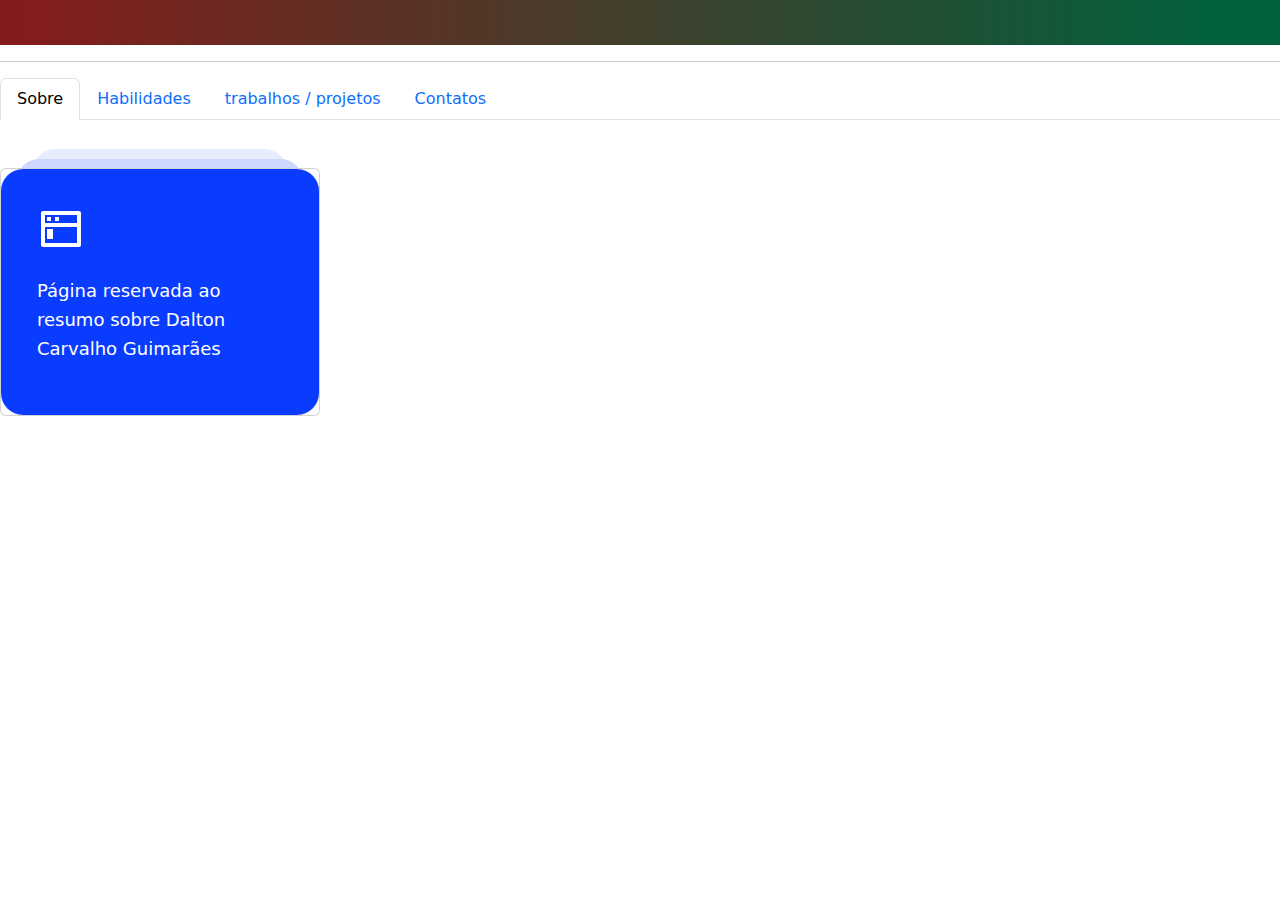
<file: index.html>
<!DOCTYPE html>
<html lang="pt-br">
<head>
    <meta charset="UTF-8">
    <meta name="viewport" content="width=device-width, initial-scale=1.0">
    <title>Meu Perfil</title>
    <link rel="stylesheet" href="css/index.css"/>
    <link rel="stylesheet" href="css/card.css"/>
    <link href="https://cdn.jsdelivr.net/npm/bootstrap@5.3.2/dist/css/bootstrap.min.css" rel="stylesheet" integrity="sha384-T3c6CoIi6uLrA9TneNEoa7RxnatzjcDSCmG1MXxSR1GAsXEV/Dwwykc2MPK8M2HN" crossorigin="anonymous">
    <link rel="stylesheet" href="https://cdn.jsdelivr.net/npm/bootstrap@5.3.3/dist/css/bootstrap.min.css">
    <link href="https://fonts.cdnfonts.com/css/source-sans-pro" rel="stylesheet">
    <link rel="icon" href="favicon/usuário.png">
    <style>@import url('https://fonts.cdnfonts.com/css/source-sans-pro');</style>
</head>
<body>
    <div class="degrade">
        <!-- <h1>Olá, mundo!</h1> -->
        <!-- <h1>- Página inicial</h1> -->
    </div>
    <hr>
    <ul class="nav nav-tabs" role="tablist">
      <li class="nav-item" role="presentation">
        <a class="nav-link active" id="disabled-tab-0" data-bs-toggle="tab" href="#disabled-tabpanel-0" role="tab" aria-controls="disabled-tabpanel-0" aria-selected="true">Sobre</a>
      </li>
      <li class="nav-item" role="presentation">
        <a class="nav-link" id="disabled-tab-1" data-bs-toggle="tab" href="#disabled-tabpanel-1" role="tab" aria-controls="disabled-tabpanel-1" aria-selected="false">Habilidades</a>
      </li>
      <li class="nav-item" role="presentation">
        <a class="nav-link" id="disabled-tab-2" data-bs-toggle="tab" href="#disabled-tabpanel-2" role="tab" aria-controls="disabled-tabpanel-2" aria-selected="false">trabalhos / projetos</a>
      </li>
      <li class="nav-item" role="presentation">
        <a class="nav-link" id="disabled-tab-3" data-bs-toggle="tab" href="#disabled-tabpanel-3" role="tab" aria-controls="disabled-tabpanel-3" aria-selected="false">Contatos</a>
      </li>
    </ul>

    <!-- Sobre -->

    <div class="tab-content pt-5" id="tab-content">
      <div class="tab-pane active" id="disabled-tabpanel-0" role="tabpanel" aria-labelledby="disabled-tab-0">
        
        <div class="card">
          <div class="content">
            <svg
              fill="currentColor"
              viewBox="0 0 24 24"
              xmlns="http://www.w3.org/2000/svg"
            >
              <path
                d="M20 9V5H4V9H20ZM20 11H4V19H20V11ZM3 3H21C21.5523 3 22 3.44772 22 4V20C22 20.5523 21.5523 21 21 21H3C2.44772 21 2 20.5523 2 20V4C2 3.44772 2.44772 3 3 3ZM5 12H8V17H5V12ZM5 6H7V8H5V6ZM9 6H11V8H9V6Z"
              ></path>
            </svg>
            <p class="para">
              Página reservada ao resumo sobre Dalton Carvalho Guimarães
            </p>
          </div>
        </div>
      </div>
      
      <!-- Habilidades -->
      
      <div class="tab-pane" id="disabled-tabpanel-1" role="tabpanel" aria-labelledby="disabled-tab-1">
        Página com a descrição de algumas habilidades absorvida ao longo do tempo de trabalho
      </div>

      <!-- Trabalhos -->

      <div class="tab-pane" id="disabled-tabpanel-2" role="tabpanel" aria-labelledby="disabled-tab-2">Descrição de trabalhos
        <p><a href="config.html" class="link-primary link-offset-2 link-underline-opacity-25 link-underline-opacity-100-hover">Configuração de ambiente local</a></p>
        <p><a href="#" class="link-primary link-offset-2 link-underline-opacity-25 link-underline-opacity-100-hover">Configuração de ambiente python</a></p>
      </div>
      <!-- Contados -->

      <div class="tab-pane" id="disabled-tabpanel-3" role="tabpanel" aria-labelledby="disabled-tab-3">Links de contatos</div>
    </div>


    <script src="js/index.js"></script>
    <script src="https://cdn.jsdelivr.net/npm/bootstrap@5.3.3/dist/js/bootstrap.bundle.min.js"></script>

</body>
</html>
</file>
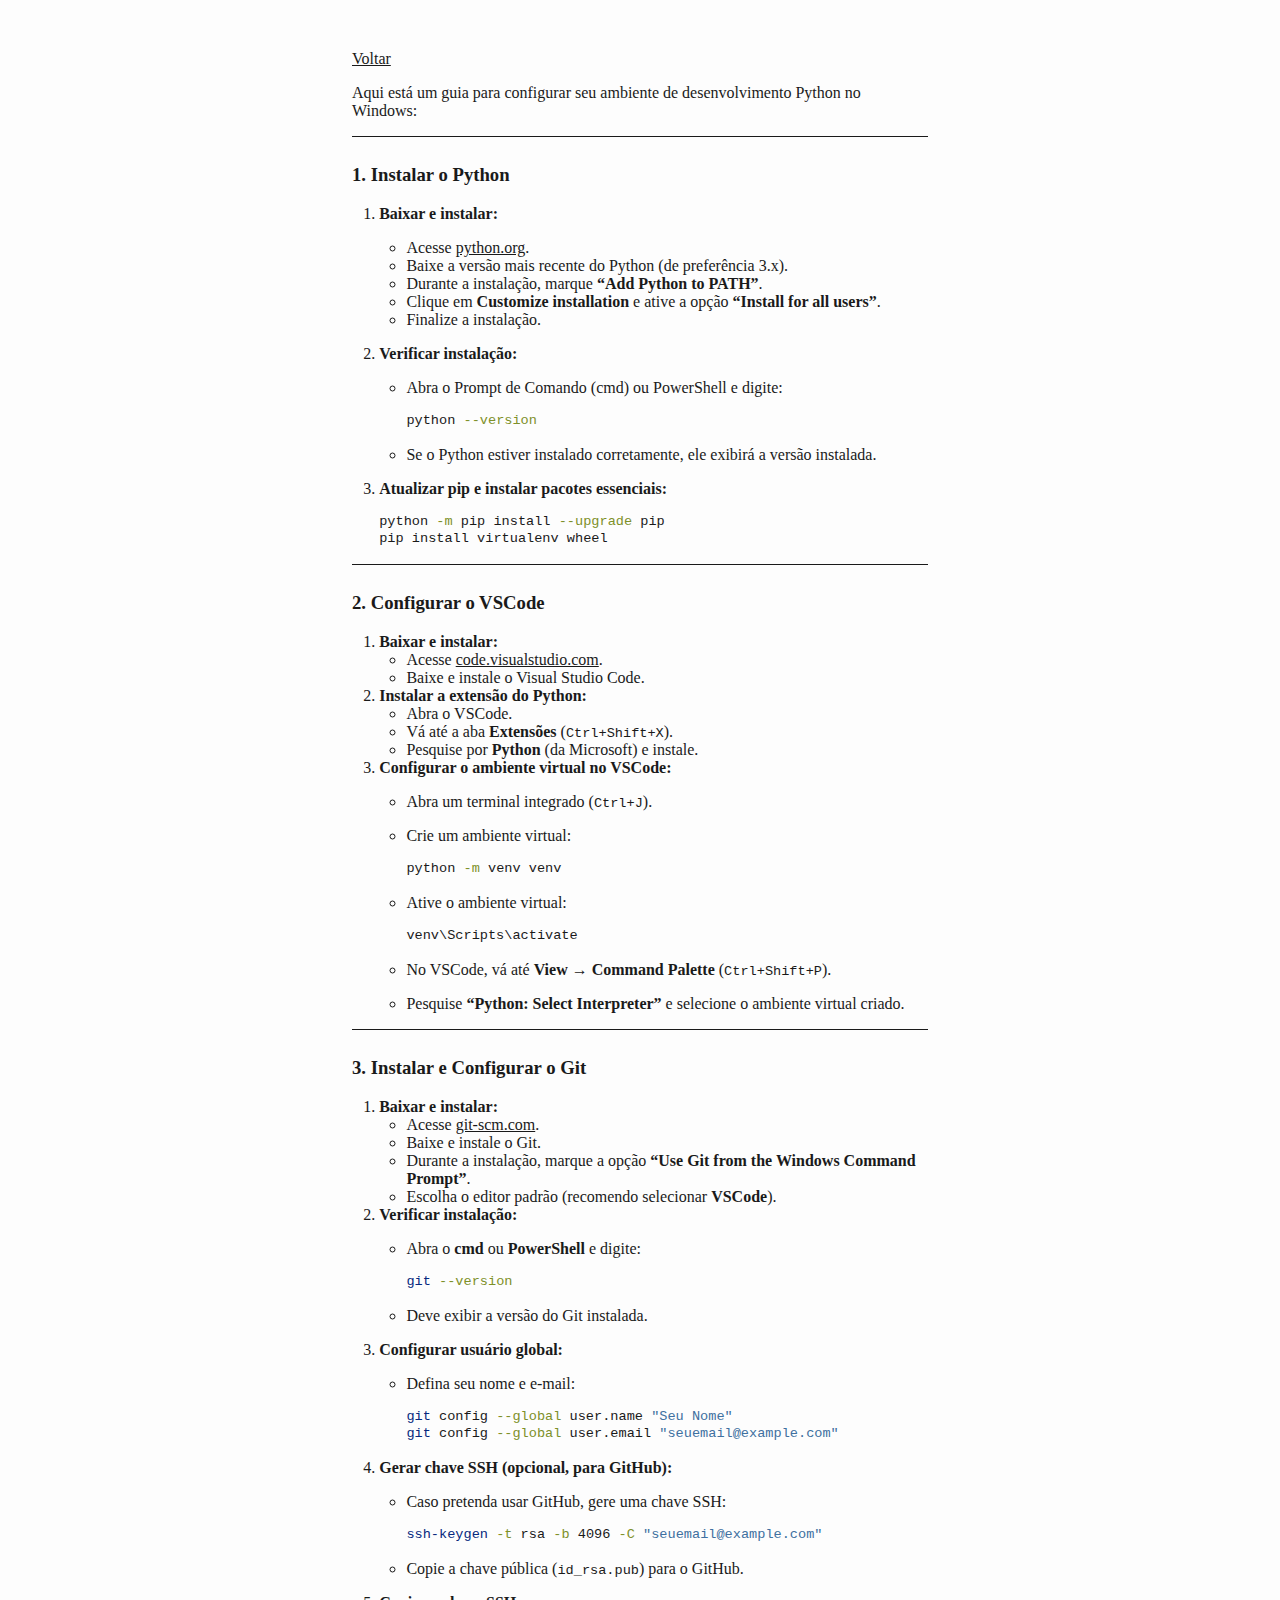
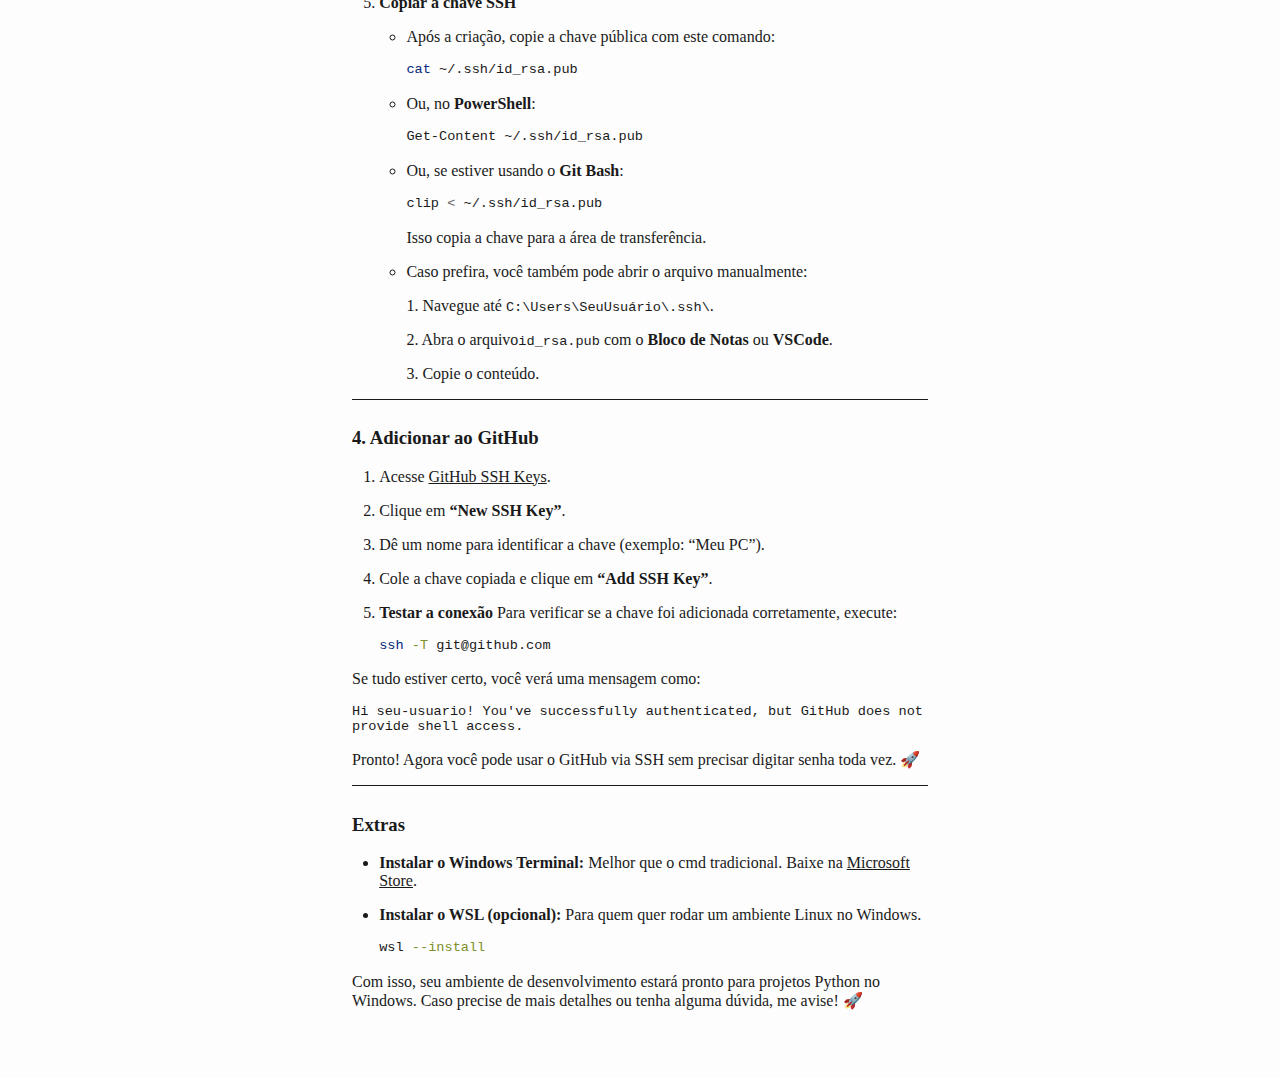
<file: config.html>
<!DOCTYPE html>
<html xmlns="http://www.w3.org/1999/xhtml" lang="" xml:lang="">
<head>
  <meta charset="utf-8" />
  <meta name="generator" content="pandoc" />
  <meta name="viewport" content="width=device-width, initial-scale=1.0, user-scalable=yes" />
  <title>Configuração de ambiente</title>
  <link rel="icon" href="favicon/configurações.png">
  <style>
    html {
      color: #1a1a1a;
      background-color: #fdfdfd;
    }
    body {
      margin: 0 auto;
      max-width: 36em;
      padding-left: 50px;
      padding-right: 50px;
      padding-top: 50px;
      padding-bottom: 50px;
      hyphens: auto;
      overflow-wrap: break-word;
      text-rendering: optimizeLegibility;
      font-kerning: normal;
    }
    @media (max-width: 600px) {
      body {
        font-size: 0.9em;
        padding: 12px;
      }
      h1 {
        font-size: 1.8em;
      }
    }
    @media print {
      html {
        background-color: white;
      }
      body {
        background-color: transparent;
        color: black;
        font-size: 12pt;
      }
      p, h2, h3 {
        orphans: 3;
        widows: 3;
      }
      h2, h3, h4 {
        page-break-after: avoid;
      }
    }
    p {
      margin: 1em 0;
    }
    a {
      color: #1a1a1a;
    }
    a:visited {
      color: #1a1a1a;
    }
    img {
      max-width: 100%;
    }
    svg {
      height: auto;
      max-width: 100%;
    }
    h1, h2, h3, h4, h5, h6 {
      margin-top: 1.4em;
    }
    h5, h6 {
      font-size: 1em;
      font-style: italic;
    }
    h6 {
      font-weight: normal;
    }
    ol, ul {
      padding-left: 1.7em;
      margin-top: 1em;
    }
    li > ol, li > ul {
      margin-top: 0;
    }
    blockquote {
      margin: 1em 0 1em 1.7em;
      padding-left: 1em;
      border-left: 2px solid #e6e6e6;
      color: #606060;
    }
    code {
      font-family: Menlo, Monaco, Consolas, 'Lucida Console', monospace;
      font-size: 85%;
      margin: 0;
      hyphens: manual;
    }
    pre {
      margin: 1em 0;
      overflow: auto;
    }
    pre code {
      padding: 0;
      overflow: visible;
      overflow-wrap: normal;
    }
    .sourceCode {
     background-color: transparent;
     overflow: visible;
    }
    hr {
      border: none;
      border-top: 1px solid #1a1a1a;
      height: 1px;
      margin: 1em 0;
    }
    table {
      margin: 1em 0;
      border-collapse: collapse;
      width: 100%;
      overflow-x: auto;
      display: block;
      font-variant-numeric: lining-nums tabular-nums;
    }
    table caption {
      margin-bottom: 0.75em;
    }
    tbody {
      margin-top: 0.5em;
      border-top: 1px solid #1a1a1a;
      border-bottom: 1px solid #1a1a1a;
    }
    th {
      border-top: 1px solid #1a1a1a;
      padding: 0.25em 0.5em 0.25em 0.5em;
    }
    td {
      padding: 0.125em 0.5em 0.25em 0.5em;
    }
    header {
      margin-bottom: 4em;
      text-align: center;
    }
    #TOC li {
      list-style: none;
    }
    #TOC ul {
      padding-left: 1.3em;
    }
    #TOC > ul {
      padding-left: 0;
    }
    #TOC a:not(:hover) {
      text-decoration: none;
    }
    code{white-space: pre-wrap;}
    span.smallcaps{font-variant: small-caps;}
    div.columns{display: flex; gap: min(4vw, 1.5em);}
    div.column{flex: auto; overflow-x: auto;}
    div.hanging-indent{margin-left: 1.5em; text-indent: -1.5em;}
    /* The extra [class] is a hack that increases specificity enough to
       override a similar rule in reveal.js */
    ul.task-list[class]{list-style: none;}
    ul.task-list li input[type="checkbox"] {
      font-size: inherit;
      width: 0.8em;
      margin: 0 0.8em 0.2em -1.6em;
      vertical-align: middle;
    }
    .display.math{display: block; text-align: center; margin: 0.5rem auto;}
    /* CSS for syntax highlighting */
    html { -webkit-text-size-adjust: 100%; }
    pre > code.sourceCode { white-space: pre; position: relative; }
    pre > code.sourceCode > span { display: inline-block; line-height: 1.25; }
    pre > code.sourceCode > span:empty { height: 1.2em; }
    .sourceCode { overflow: visible; }
    code.sourceCode > span { color: inherit; text-decoration: inherit; }
    div.sourceCode { margin: 1em 0; }
    pre.sourceCode { margin: 0; }
    @media screen {
    div.sourceCode { overflow: auto; }
    }
    @media print {
    pre > code.sourceCode { white-space: pre-wrap; }
    pre > code.sourceCode > span { text-indent: -5em; padding-left: 5em; }
    }
    pre.numberSource code
      { counter-reset: source-line 0; }
    pre.numberSource code > span
      { position: relative; left: -4em; counter-increment: source-line; }
    pre.numberSource code > span > a:first-child::before
      { content: counter(source-line);
        position: relative; left: -1em; text-align: right; vertical-align: baseline;
        border: none; display: inline-block;
        -webkit-touch-callout: none; -webkit-user-select: none;
        -khtml-user-select: none; -moz-user-select: none;
        -ms-user-select: none; user-select: none;
        padding: 0 4px; width: 4em;
        color: #aaaaaa;
      }
    pre.numberSource { margin-left: 3em; border-left: 1px solid #aaaaaa;  padding-left: 4px; }
    div.sourceCode
      {   }
    @media screen {
    pre > code.sourceCode > span > a:first-child::before { text-decoration: underline; }
    }
    code span.al { color: #ff0000; font-weight: bold; } /* Alert */
    code span.an { color: #60a0b0; font-weight: bold; font-style: italic; } /* Annotation */
    code span.at { color: #7d9029; } /* Attribute */
    code span.bn { color: #40a070; } /* BaseN */
    code span.bu { color: #008000; } /* BuiltIn */
    code span.cf { color: #007020; font-weight: bold; } /* ControlFlow */
    code span.ch { color: #4070a0; } /* Char */
    code span.cn { color: #880000; } /* Constant */
    code span.co { color: #60a0b0; font-style: italic; } /* Comment */
    code span.cv { color: #60a0b0; font-weight: bold; font-style: italic; } /* CommentVar */
    code span.do { color: #ba2121; font-style: italic; } /* Documentation */
    code span.dt { color: #902000; } /* DataType */
    code span.dv { color: #40a070; } /* DecVal */
    code span.er { color: #ff0000; font-weight: bold; } /* Error */
    code span.ex { } /* Extension */
    code span.fl { color: #40a070; } /* Float */
    code span.fu { color: #06287e; } /* Function */
    code span.im { color: #008000; font-weight: bold; } /* Import */
    code span.in { color: #60a0b0; font-weight: bold; font-style: italic; } /* Information */
    code span.kw { color: #007020; font-weight: bold; } /* Keyword */
    code span.op { color: #666666; } /* Operator */
    code span.ot { color: #007020; } /* Other */
    code span.pp { color: #bc7a00; } /* Preprocessor */
    code span.sc { color: #4070a0; } /* SpecialChar */
    code span.ss { color: #bb6688; } /* SpecialString */
    code span.st { color: #4070a0; } /* String */
    code span.va { color: #19177c; } /* Variable */
    code span.vs { color: #4070a0; } /* VerbatimString */
    code span.wa { color: #60a0b0; font-weight: bold; font-style: italic; } /* Warning */
  </style>
</head>
<body>
  <a class="btn btn-primary" href="index.html" role="button">Voltar</a>
    <p>Aqui está um guia para configurar seu ambiente de desenvolvimento Python no Windows:</p>
    <hr />
    <h3 id="instalar-o-python"><strong>1. Instalar o Python</strong></h3>
    <ol type="1">
        <li>
            <p><strong>Baixar e instalar:</strong></p>
            <ul>
                <li>Acesse <a href="https://www.python.org/downloads/windows/">python.org</a>.</li>
                <li>Baixe a versão mais recente do Python (de preferência 3.x).</li>
                <li>Durante a instalação, marque <strong>“Add Python to
                        PATH”</strong>.</li>
                <li>Clique em <strong>Customize installation</strong> e ative a opção
                    <strong>“Install for all users”</strong>.
                </li>
                <li>Finalize a instalação.</li>
            </ul>
        </li>
        <li>
            <p><strong>Verificar instalação:</strong></p>
            <ul>
                <li>
                    <p>Abra o Prompt de Comando (cmd) ou PowerShell e digite:</p>
                    <div class="sourceCode" id="cb1">
                        <pre
                            class="sourceCode sh"><code class="sourceCode bash"><span id="cb1-1"><a href="#cb1-1" aria-hidden="true" tabindex="-1"></a><span class="ex">python</span> <span class="at">--version</span></span></code></pre>
                    </div>
                </li>
                <li>
                    <p>Se o Python estiver instalado corretamente, ele exibirá a versão
                        instalada.</p>
                </li>
            </ul>
        </li>
        <li>
            <p><strong>Atualizar pip e instalar pacotes essenciais:</strong></p>
            <div class="sourceCode" id="cb2">
                <pre
                    class="sourceCode sh"><code class="sourceCode bash"><span id="cb2-1"><a href="#cb2-1" aria-hidden="true" tabindex="-1"></a><span class="ex">python</span> <span class="at">-m</span> pip install <span class="at">--upgrade</span> pip</span>
<span id="cb2-2"><a href="#cb2-2" aria-hidden="true" tabindex="-1"></a><span class="ex">pip</span> install virtualenv wheel</span></code></pre>
            </div>
        </li>
    </ol>
    <hr />
    <h3 id="configurar-o-vscode"><strong>2. Configurar o
            VSCode</strong></h3>
    <ol type="1">
        <li><strong>Baixar e instalar:</strong>
            <ul>
                <li>Acesse <a href="https://code.visualstudio.com/">code.visualstudio.com</a>.</li>
                <li>Baixe e instale o Visual Studio Code.</li>
            </ul>
        </li>
        <li><strong>Instalar a extensão do Python:</strong>
            <ul>
                <li>Abra o VSCode.</li>
                <li>Vá até a aba <strong>Extensões</strong>
                    (<code>Ctrl+Shift+X</code>).</li>
                <li>Pesquise por <strong>Python</strong> (da Microsoft) e instale.</li>
            </ul>
        </li>
        <li><strong>Configurar o ambiente virtual no VSCode:</strong>
            <ul>
                <li>
                    <p>Abra um terminal integrado (<code>Ctrl+J</code>).</p>
                </li>
                <li>
                    <p>Crie um ambiente virtual:</p>
                    <div class="sourceCode" id="cb3">
                        <pre
                            class="sourceCode sh"><code class="sourceCode bash"><span id="cb3-1"><a href="#cb3-1" aria-hidden="true" tabindex="-1"></a><span class="ex">python</span> <span class="at">-m</span> venv venv</span></code></pre>
                    </div>
                </li>
                <li>
                    <p>Ative o ambiente virtual:</p>
                    <div class="sourceCode" id="cb4">
                        <pre
                            class="sourceCode sh"><code class="sourceCode bash"><span id="cb4-1"><a href="#cb4-1" aria-hidden="true" tabindex="-1"></a><span class="ex">venv\Scripts\activate</span></span></code></pre>
                    </div>
                </li>
                <li>
                    <p>No VSCode, vá até <strong>View → Command Palette</strong>
                        (<code>Ctrl+Shift+P</code>).</p>
                </li>
                <li>
                    <p>Pesquise <strong>“Python: Select Interpreter”</strong> e
                        selecione o ambiente virtual criado.</p>
                </li>
            </ul>
        </li>
    </ol>
    <hr />

    <h3 id="instalar-e-configurar-o-git"><strong>3. Instalar e Configurar o Git</strong></h3>
    <ol type="1">
        <li><strong>Baixar e instalar:</strong>
            <ul>
                <li>Acesse <a href="https://git-scm.com/downloads">git-scm.com</a>.</li>
                <li>Baixe e instale o Git.</li>
                <li>Durante a instalação, marque a opção <strong>“Use Git from the Windows Command Prompt”</strong>.
                </li>
                <li>Escolha o editor padrão (recomendo selecionar <strong> VSCode</strong>).</li>
            </ul>
        </li>
        <li><strong>Verificar instalação:</strong>
            <ul>
                <li>
                    <p>Abra o <strong> cmd</strong> ou <strong> PowerShell</strong> e digite:</p>
                    <div class="sourceCode" id="cb5">
                        <pre
                            class="sourceCode sh"><code class="sourceCode bash"><span id="cb5-1"><a href="#cb5-1" aria-hidden="true" tabindex="-1"></a><span class="fu">git</span> <span class="at">--version</span></span></code></pre>
                    </div>
                </li>
                <li>
                    <p>Deve exibir a versão do Git instalada.</p>
                </li>
            </ul>
        </li>
        <li><strong>Configurar usuário global:</strong>
            <ul>
                <li>
                    <p>Defina seu nome e e-mail:</p>
                    <div class="sourceCode" id="cb6">
                        <pre
                            class="sourceCode sh"><code class="sourceCode bash"><span id="cb6-1"><a href="#cb6-1" aria-hidden="true" tabindex="-1"></a><span class="fu">git</span> config <span class="at">--global</span> user.name <span class="st">&quot;Seu Nome&quot;</span></span>
<span id="cb6-2"><a href="#cb6-2" aria-hidden="true" tabindex="-1"></a><span class="fu">git</span> config <span class="at">--global</span> user.email <span class="st">&quot;seuemail@example.com&quot;</span></span></code></pre>
                    </div>
                </li>
            </ul>
        </li>
        <li><strong>Gerar chave SSH (opcional, para GitHub):</strong>
            <ul>
                <li>
                    <p>Caso pretenda usar GitHub, gere uma chave SSH:</p>
                    <div class="sourceCode" id="cb7">
                        <pre
                            class="sourceCode sh"><code class="sourceCode bash"><span id="cb7-1"><a href="#cb7-1" aria-hidden="true" tabindex="-1"></a><span class="fu">ssh-keygen</span> <span class="at">-t</span> rsa <span class="at">-b</span> 4096 <span class="at">-C</span> <span class="st">&quot;seuemail@example.com&quot;</span></span></code></pre>
                    </div>
                </li>
                <li>
                    <p>Copie a chave pública (<code>id_rsa.pub</code>) para o
                        GitHub.</p>
                </li>
            </ul>
        </li>
        <li><strong>Copiar a chave SSH</strong>
            <ul>
                <li>
                    <p>Após a criação, copie a chave pública com este comando:</p>
                </li>
                <div class="sourceCode" id="cb8">
                    <pre
                        class="sourceCode sh"><code class="sourceCode bash"><span id="cb8-1"><a href="#cb8-1" aria-hidden="true" tabindex="-1"></a><span class="fu">cat</span> ~/.ssh/id_rsa.pub</span></code></pre>
                </div>
                <li>
                    <p>Ou, no <strong>PowerShell</strong>:</p>
                </li>
                <div class="sourceCode" id="cb9">
                    <pre
                        class="sourceCode sh"><code class="sourceCode bash"><span id="cb9-1"><a href="#cb9-1" aria-hidden="true" tabindex="-1"></a><span class="ex">Get-Content</span> ~/.ssh/id_rsa.pub</span></code></pre>
                </div>
                <li>
                    <p>Ou, se estiver usando o <strong>Git Bash</strong>:</p>
                </li>
                <div class="sourceCode" id="cb10">
                    <pre
                        class="sourceCode sh"><code class="sourceCode bash"><span id="cb10-1"><a href="#cb10-1" aria-hidden="true" tabindex="-1"></a><span class="ex">clip</span> <span class="op">&lt;</span> ~/.ssh/id_rsa.pub</span></code></pre>
                </div>

                <p>Isso copia a chave para a área de transferência.</p>
                <li>
                    <p>Caso prefira, você também pode abrir o arquivo manualmente:
                    <p>1. Navegue até <code>C:\Users\SeuUsuário\.ssh\</code>. </p>
                    <p>2. Abra o arquivo<code>id_rsa.pub</code> com o <strong>Bloco de Notas</strong> ou
                        <strong>VSCode</strong>. </p>
                    <p>3. Copie o conteúdo.</p>
                    </p>
                </li>
    </ol>

    <hr>

    <h3 id="instalar-e-configurar-o-git"><strong>4. Adicionar ao GitHub</strong></h3>
        <ol start="1" type="1">
            <li>
                <p>Acesse <a href="https://github.com/settings/keys">GitHub SSH
                        Keys</a>.</p>
            </li>
            <li>
                <p>Clique em <strong>“New SSH Key”</strong>.</p>
            </li>
            <li>
                <p>Dê um nome para identificar a chave (exemplo: “Meu PC”).</p>
            </li>
            <li>
                <p>Cole a chave copiada e clique em <strong>“Add SSH
                        Key”</strong>.</p>
            </li>
            <li>
                <p><strong>Testar a conexão</strong> Para verificar se a chave foi
                    adicionada corretamente, execute:</p>
            </li>
            <div class="sourceCode" id="cb11">
                <pre
                    class="sourceCode sh"><code class="sourceCode bash"><span id="cb11-1"><a href="#cb11-1" aria-hidden="true" tabindex="-1"></a><span class="fu">ssh</span> <span class="at">-T</span> git@github.com</span></code></pre>
            </div>
        </ol>
        <p>Se tudo estiver certo, você verá uma mensagem como:</p>
        <pre><code>Hi seu-usuario! You&#39;ve successfully authenticated, but GitHub does not provide shell access.</code></pre>
        <p>Pronto! Agora você pode usar o GitHub via SSH sem precisar digitar
            senha toda vez. 🚀</p>
        <hr />
        <h3 id="extras"><strong>Extras</strong></h3>
        <ul>
            <li>
                <p><strong>Instalar o Windows Terminal:</strong> Melhor que o cmd
                    tradicional. Baixe na <a href="https://apps.microsoft.com/store/detail/windows-terminal">Microsoft
                        Store</a>.</p>
            </li>
            <li>
                <p><strong>Instalar o WSL (opcional):</strong> Para quem quer rodar
                    um ambiente Linux no Windows.</p>
                <div class="sourceCode" id="cb13">
                    <pre
                        class="sourceCode sh"><code class="sourceCode bash"><span id="cb13-1"><a href="#cb13-1" aria-hidden="true" tabindex="-1"></a><span class="ex">wsl</span> <span class="at">--install</span></span></code></pre>
                </div>
            </li>
        </ul>
        <p>Com isso, seu ambiente de desenvolvimento estará pronto para projetos
            Python no Windows. Caso precise de mais detalhes ou tenha alguma dúvida,
            me avise! 🚀</p>
</body>
</html>
</file>
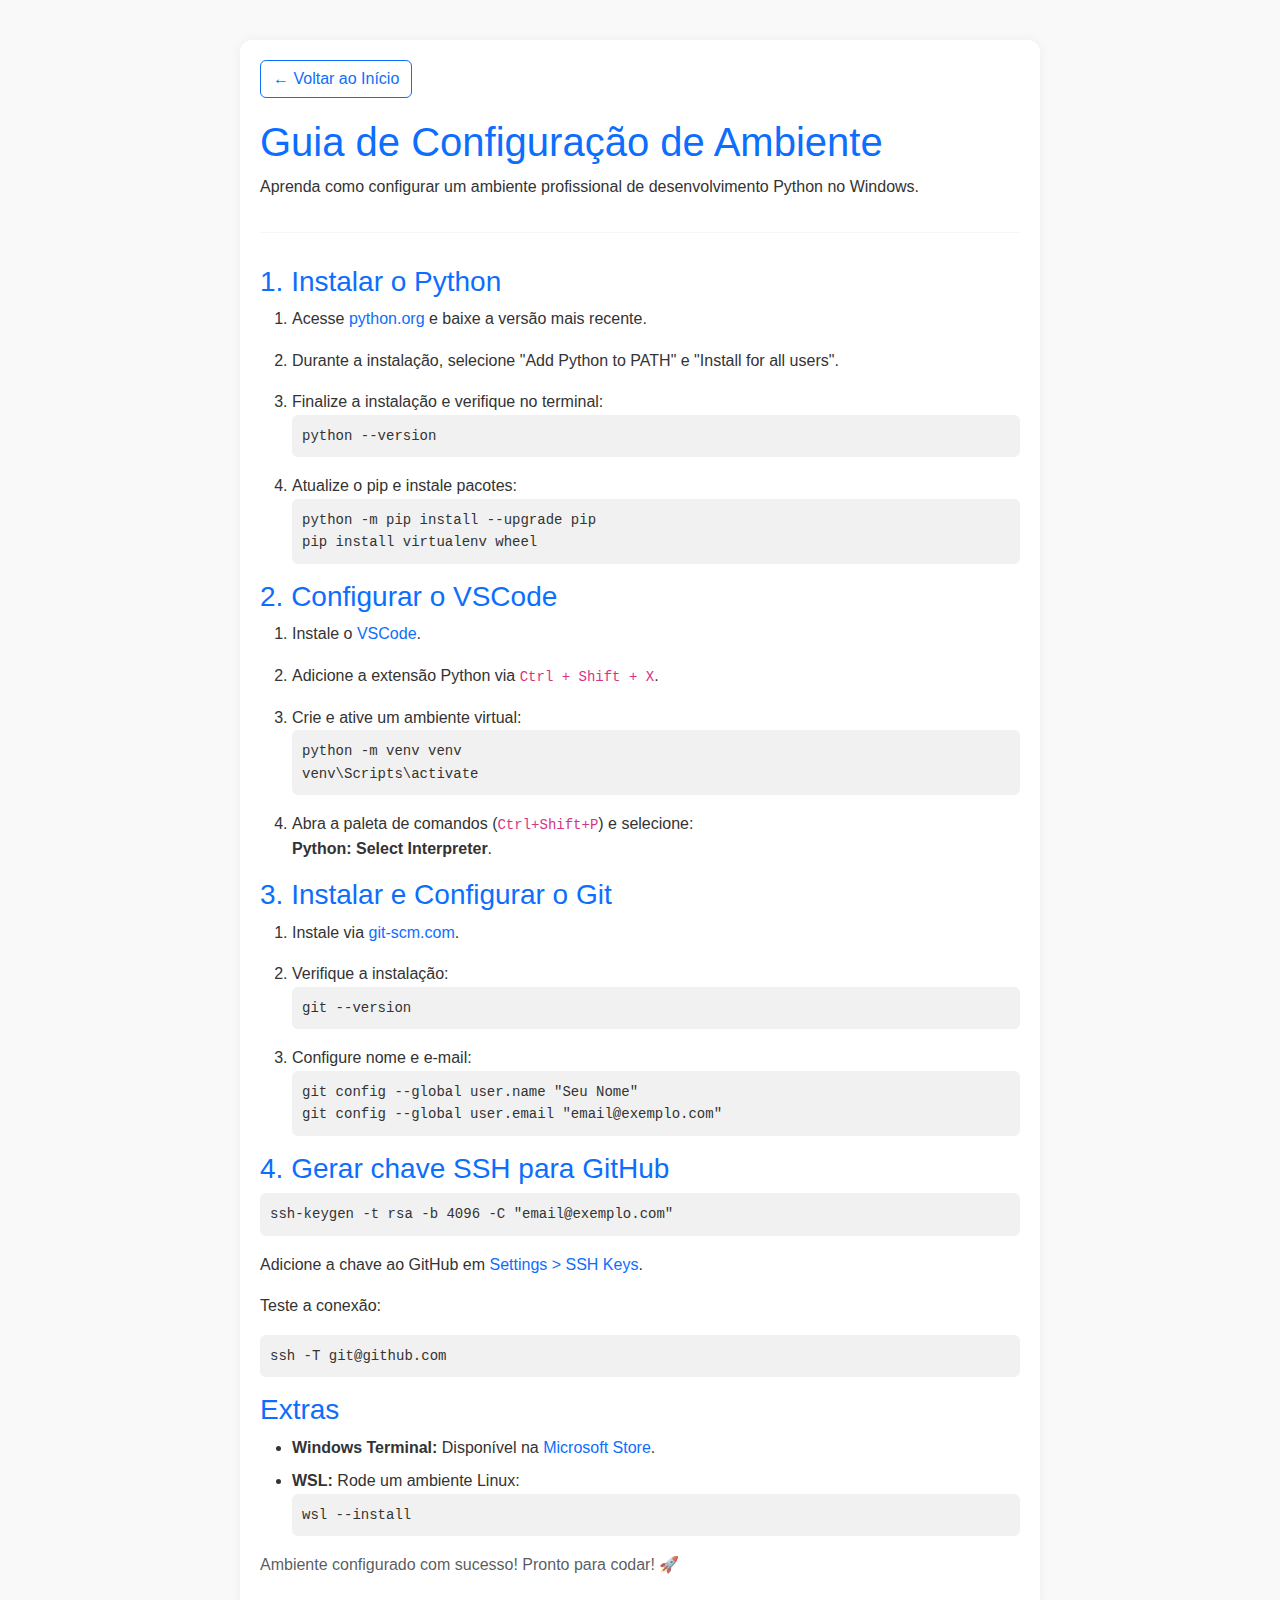
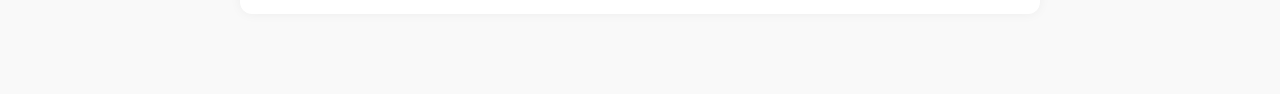
<file: config_local.html>
<!DOCTYPE html>
<html lang="pt-br">
<head>
  <meta charset="utf-8" />
  <meta name="viewport" content="width=device-width, initial-scale=1.0">
  <title>Configuração de Ambiente - Dalton Guimarães</title>
  <link rel="icon" href="favicon/configurações.png">
  <link rel="stylesheet" href="https://cdn.jsdelivr.net/npm/bootstrap@5.3.3/dist/css/bootstrap.min.css">
  <style>
    body {
      font-family: "Segoe UI", Roboto, sans-serif;
      background-color: #f9f9f9;
      color: #333;
      padding-top: 40px;
      padding-bottom: 80px;
      line-height: 1.6;
    }
    .container {
      max-width: 800px;
      margin: auto;
      padding: 20px;
      background: #ffffff;
      border-radius: 12px;
      box-shadow: 0 0 12px rgba(0,0,0,0.05);
    }
    h1, h2, h3 {
      color: #0d6efd;
    }
    pre code {
      background-color: #f1f1f1;
      display: block;
      padding: 10px;
      border-radius: 6px;
      overflow-x: auto;
    }
    .btn-back {
      margin-bottom: 20px;
    }
    hr {
      margin-top: 2rem;
      margin-bottom: 2rem;
      border-color: #e0e0e0;
    }
    ul li {
      margin-bottom: 0.5rem;
    }
    ol li {
      margin-bottom: 1rem;
    }
    a {
      color: #0d6efd;
      text-decoration: none;
    }
    a:hover {
      text-decoration: underline;
    }
  </style>
</head>
<body>
  <div class="container">
    <a class="btn btn-outline-primary btn-back" href="index.html">&larr; Voltar ao Início</a>
    <h1>Guia de Configuração de Ambiente</h1>
    <p>Aprenda como configurar um ambiente profissional de desenvolvimento Python no Windows.</p>
    <hr />

    <h3>1. Instalar o Python</h3>
    <ol>
      <li>Acesse <a href="https://www.python.org/downloads/windows/" target="_blank">python.org</a> e baixe a versão mais recente.</li>
      <li>Durante a instalação, selecione "Add Python to PATH" e "Install for all users".</li>
      <li>Finalize a instalação e verifique no terminal:
        <pre><code>python --version</code></pre>
      </li>
      <li>Atualize o pip e instale pacotes:
        <pre><code>python -m pip install --upgrade pip
pip install virtualenv wheel</code></pre>
      </li>
    </ol>

    <h3>2. Configurar o VSCode</h3>
    <ol>
      <li>Instale o <a href="https://code.visualstudio.com/">VSCode</a>.</li>
      <li>Adicione a extensão Python via <code>Ctrl + Shift + X</code>.</li>
      <li>Crie e ative um ambiente virtual:
        <pre><code>python -m venv venv
venv\Scripts\activate</code></pre>
      </li>
      <li>Abra a paleta de comandos (<code>Ctrl+Shift+P</code>) e selecione: <br><strong>Python: Select Interpreter</strong>.</li>
    </ol>

    <h3>3. Instalar e Configurar o Git</h3>
    <ol>
      <li>Instale via <a href="https://git-scm.com/downloads">git-scm.com</a>.</li>
      <li>Verifique a instalação:
        <pre><code>git --version</code></pre>
      </li>
      <li>Configure nome e e-mail:
        <pre><code>git config --global user.name "Seu Nome"
git config --global user.email "email@exemplo.com"</code></pre>
      </li>
    </ol>

    <h3>4. Gerar chave SSH para GitHub</h3>
    <pre><code>ssh-keygen -t rsa -b 4096 -C "email@exemplo.com"</code></pre>
    <p>Adicione a chave ao GitHub em <a href="https://github.com/settings/keys">Settings &gt; SSH Keys</a>.</p>
    <p>Teste a conexão:</p>
    <pre><code>ssh -T git@github.com</code></pre>

    <h3>Extras</h3>
    <ul>
      <li><strong>Windows Terminal:</strong> Disponível na <a href="https://apps.microsoft.com/store/detail/windows-terminal">Microsoft Store</a>.</li>
      <li><strong>WSL:</strong> Rode um ambiente Linux:
        <pre><code>wsl --install</code></pre>
      </li>
    </ul>
    <p class="text-muted">Ambiente configurado com sucesso! Pronto para codar! 🚀</p>
  </div>
</body>
</html>
</file>
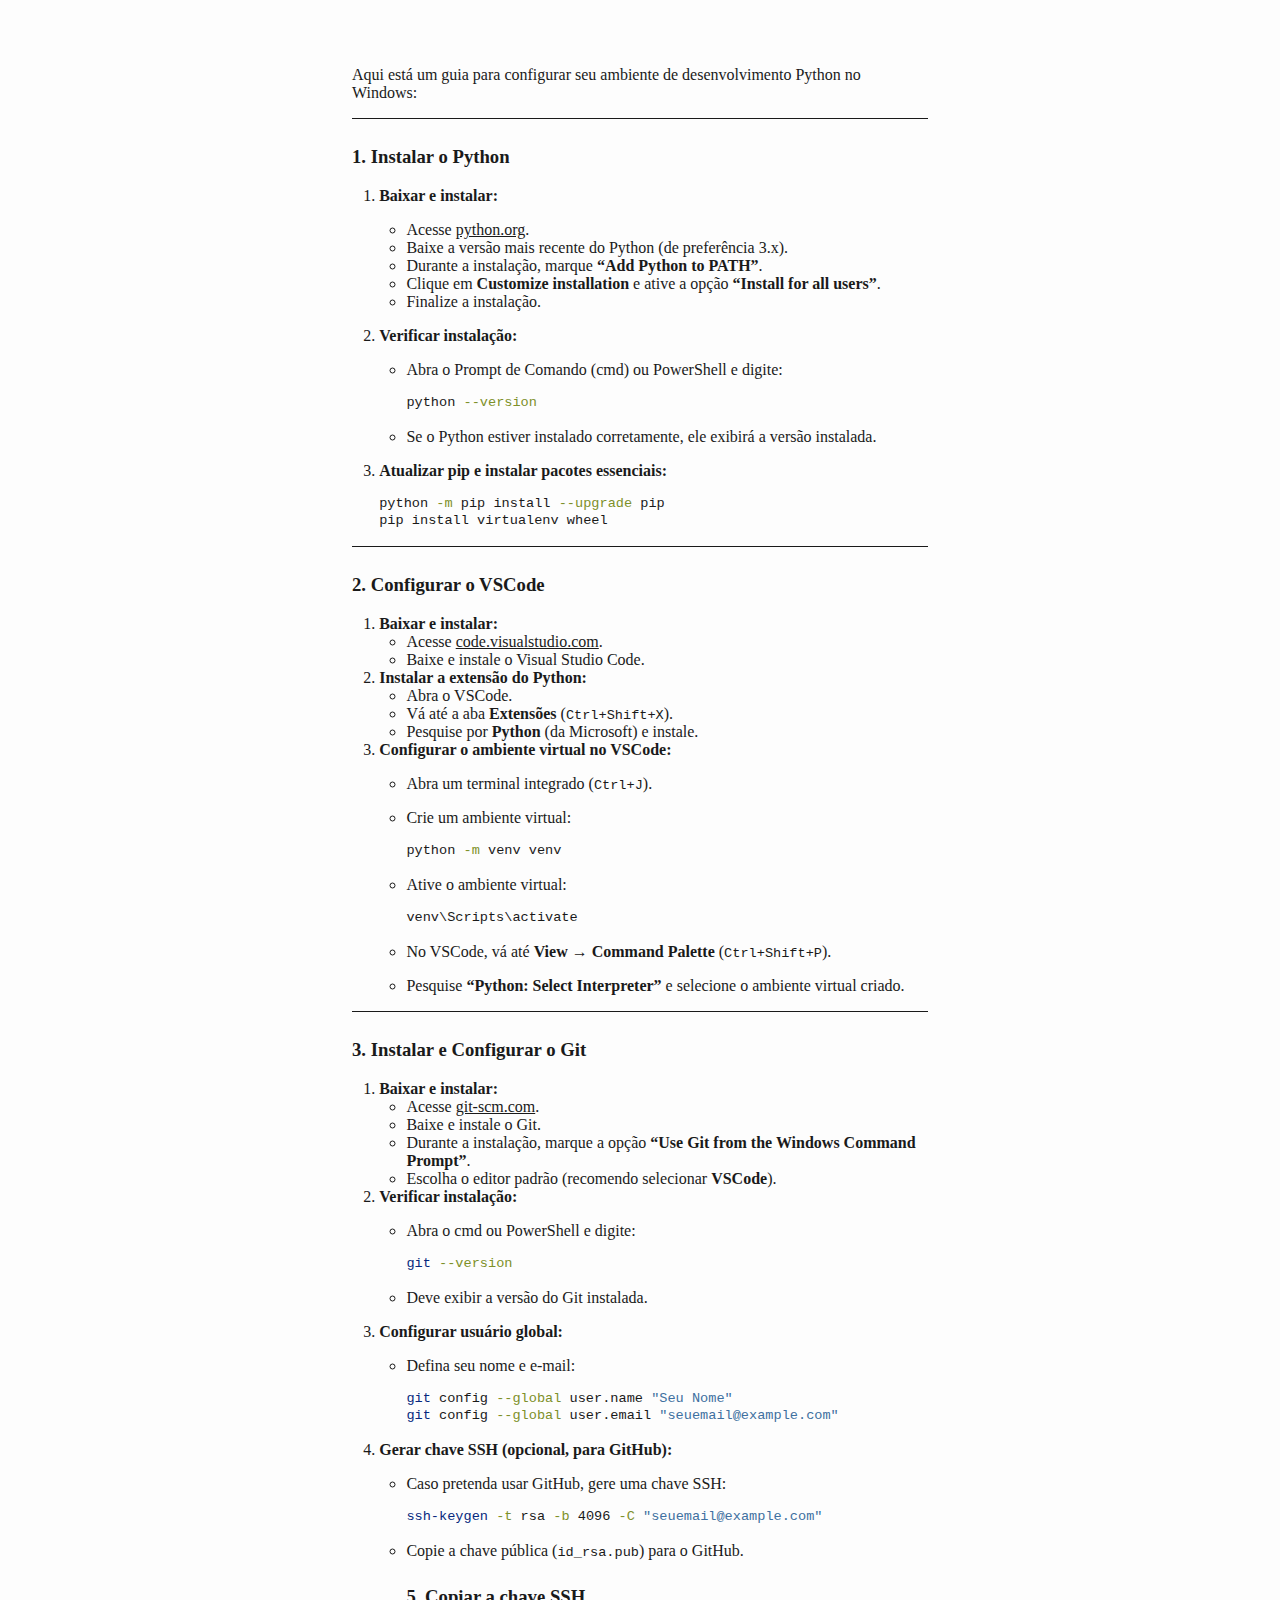
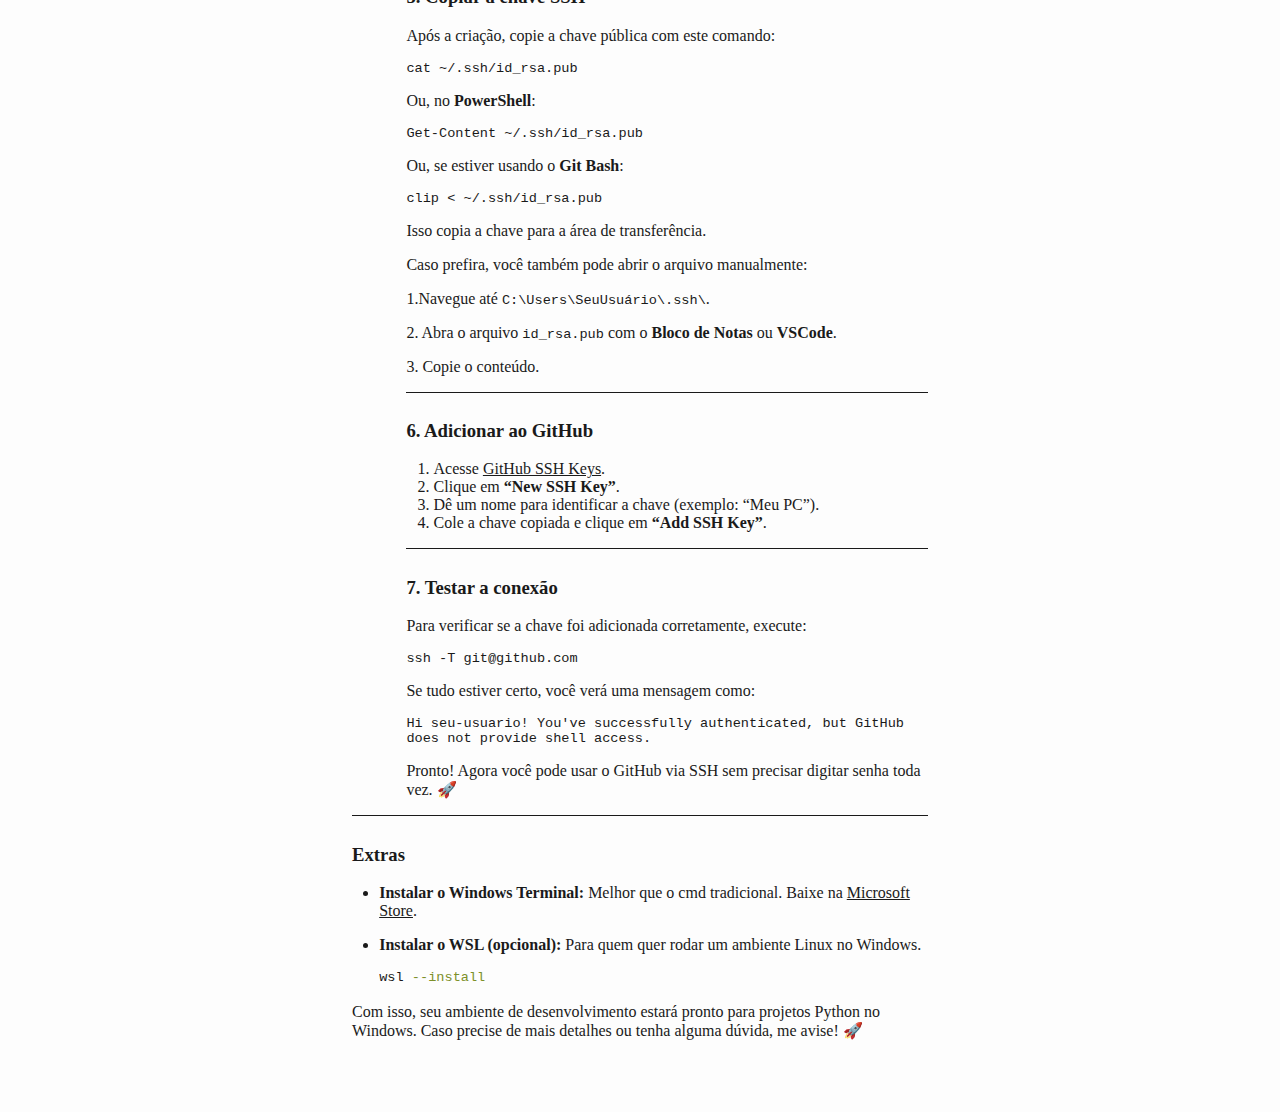
<file: teste.html>
<!DOCTYPE html>
<html xmlns="http://www.w3.org/1999/xhtml" lang="" xml:lang="">
<head>
  <meta charset="utf-8" />
  <meta name="generator" content="pandoc" />
  <meta name="viewport" content="width=device-width, initial-scale=1.0, user-scalable=yes" />
  <title>Configuração de ambiente</title>
  <link rel="icon" href="favicon/configurações.png">
  <style>
    html {
      color: #1a1a1a;
      background-color: #fdfdfd;
    }
    body {
      margin: 0 auto;
      max-width: 36em;
      padding-left: 50px;
      padding-right: 50px;
      padding-top: 50px;
      padding-bottom: 50px;
      hyphens: auto;
      overflow-wrap: break-word;
      text-rendering: optimizeLegibility;
      font-kerning: normal;
    }
    @media (max-width: 600px) {
      body {
        font-size: 0.9em;
        padding: 12px;
      }
      h1 {
        font-size: 1.8em;
      }
    }
    @media print {
      html {
        background-color: white;
      }
      body {
        background-color: transparent;
        color: black;
        font-size: 12pt;
      }
      p, h2, h3 {
        orphans: 3;
        widows: 3;
      }
      h2, h3, h4 {
        page-break-after: avoid;
      }
    }
    p {
      margin: 1em 0;
    }
    a {
      color: #1a1a1a;
    }
    a:visited {
      color: #1a1a1a;
    }
    img {
      max-width: 100%;
    }
    svg {
      height: auto;
      max-width: 100%;
    }
    h1, h2, h3, h4, h5, h6 {
      margin-top: 1.4em;
    }
    h5, h6 {
      font-size: 1em;
      font-style: italic;
    }
    h6 {
      font-weight: normal;
    }
    ol, ul {
      padding-left: 1.7em;
      margin-top: 1em;
    }
    li > ol, li > ul {
      margin-top: 0;
    }
    blockquote {
      margin: 1em 0 1em 1.7em;
      padding-left: 1em;
      border-left: 2px solid #e6e6e6;
      color: #606060;
    }
    code {
      font-family: Menlo, Monaco, Consolas, 'Lucida Console', monospace;
      font-size: 85%;
      margin: 0;
      hyphens: manual;
    }
    pre {
      margin: 1em 0;
      overflow: auto;
    }
    pre code {
      padding: 0;
      overflow: visible;
      overflow-wrap: normal;
    }
    .sourceCode {
     background-color: transparent;
     overflow: visible;
    }
    hr {
      border: none;
      border-top: 1px solid #1a1a1a;
      height: 1px;
      margin: 1em 0;
    }
    table {
      margin: 1em 0;
      border-collapse: collapse;
      width: 100%;
      overflow-x: auto;
      display: block;
      font-variant-numeric: lining-nums tabular-nums;
    }
    table caption {
      margin-bottom: 0.75em;
    }
    tbody {
      margin-top: 0.5em;
      border-top: 1px solid #1a1a1a;
      border-bottom: 1px solid #1a1a1a;
    }
    th {
      border-top: 1px solid #1a1a1a;
      padding: 0.25em 0.5em 0.25em 0.5em;
    }
    td {
      padding: 0.125em 0.5em 0.25em 0.5em;
    }
    header {
      margin-bottom: 4em;
      text-align: center;
    }
    #TOC li {
      list-style: none;
    }
    #TOC ul {
      padding-left: 1.3em;
    }
    #TOC > ul {
      padding-left: 0;
    }
    #TOC a:not(:hover) {
      text-decoration: none;
    }
    code{white-space: pre-wrap;}
    span.smallcaps{font-variant: small-caps;}
    div.columns{display: flex; gap: min(4vw, 1.5em);}
    div.column{flex: auto; overflow-x: auto;}
    div.hanging-indent{margin-left: 1.5em; text-indent: -1.5em;}
    /* The extra [class] is a hack that increases specificity enough to
       override a similar rule in reveal.js */
    ul.task-list[class]{list-style: none;}
    ul.task-list li input[type="checkbox"] {
      font-size: inherit;
      width: 0.8em;
      margin: 0 0.8em 0.2em -1.6em;
      vertical-align: middle;
    }
    .display.math{display: block; text-align: center; margin: 0.5rem auto;}
    /* CSS for syntax highlighting */
    html { -webkit-text-size-adjust: 100%; }
    pre > code.sourceCode { white-space: pre; position: relative; }
    pre > code.sourceCode > span { display: inline-block; line-height: 1.25; }
    pre > code.sourceCode > span:empty { height: 1.2em; }
    .sourceCode { overflow: visible; }
    code.sourceCode > span { color: inherit; text-decoration: inherit; }
    div.sourceCode { margin: 1em 0; }
    pre.sourceCode { margin: 0; }
    @media screen {
    div.sourceCode { overflow: auto; }
    }
    @media print {
    pre > code.sourceCode { white-space: pre-wrap; }
    pre > code.sourceCode > span { text-indent: -5em; padding-left: 5em; }
    }
    pre.numberSource code
      { counter-reset: source-line 0; }
    pre.numberSource code > span
      { position: relative; left: -4em; counter-increment: source-line; }
    pre.numberSource code > span > a:first-child::before
      { content: counter(source-line);
        position: relative; left: -1em; text-align: right; vertical-align: baseline;
        border: none; display: inline-block;
        -webkit-touch-callout: none; -webkit-user-select: none;
        -khtml-user-select: none; -moz-user-select: none;
        -ms-user-select: none; user-select: none;
        padding: 0 4px; width: 4em;
        color: #aaaaaa;
      }
    pre.numberSource { margin-left: 3em; border-left: 1px solid #aaaaaa;  padding-left: 4px; }
    div.sourceCode
      {   }
    @media screen {
    pre > code.sourceCode > span > a:first-child::before { text-decoration: underline; }
    }
    code span.al { color: #ff0000; font-weight: bold; } /* Alert */
    code span.an { color: #60a0b0; font-weight: bold; font-style: italic; } /* Annotation */
    code span.at { color: #7d9029; } /* Attribute */
    code span.bn { color: #40a070; } /* BaseN */
    code span.bu { color: #008000; } /* BuiltIn */
    code span.cf { color: #007020; font-weight: bold; } /* ControlFlow */
    code span.ch { color: #4070a0; } /* Char */
    code span.cn { color: #880000; } /* Constant */
    code span.co { color: #60a0b0; font-style: italic; } /* Comment */
    code span.cv { color: #60a0b0; font-weight: bold; font-style: italic; } /* CommentVar */
    code span.do { color: #ba2121; font-style: italic; } /* Documentation */
    code span.dt { color: #902000; } /* DataType */
    code span.dv { color: #40a070; } /* DecVal */
    code span.er { color: #ff0000; font-weight: bold; } /* Error */
    code span.ex { } /* Extension */
    code span.fl { color: #40a070; } /* Float */
    code span.fu { color: #06287e; } /* Function */
    code span.im { color: #008000; font-weight: bold; } /* Import */
    code span.in { color: #60a0b0; font-weight: bold; font-style: italic; } /* Information */
    code span.kw { color: #007020; font-weight: bold; } /* Keyword */
    code span.op { color: #666666; } /* Operator */
    code span.ot { color: #007020; } /* Other */
    code span.pp { color: #bc7a00; } /* Preprocessor */
    code span.sc { color: #4070a0; } /* SpecialChar */
    code span.ss { color: #bb6688; } /* SpecialString */
    code span.st { color: #4070a0; } /* String */
    code span.va { color: #19177c; } /* Variable */
    code span.vs { color: #4070a0; } /* VerbatimString */
    code span.wa { color: #60a0b0; font-weight: bold; font-style: italic; } /* Warning */
  </style>
</head>
<body>
<p>Aqui está um guia para configurar seu ambiente de desenvolvimento
Python no Windows:</p>
<hr />
<h3 id="instalar-o-python"><strong>1. Instalar o Python</strong></h3>
<ol type="1">
<li><p><strong>Baixar e instalar:</strong></p>
<ul>
<li>Acesse <a
href="https://www.python.org/downloads/windows/">python.org</a>.</li>
<li>Baixe a versão mais recente do Python (de preferência 3.x).</li>
<li>Durante a instalação, marque <strong>“Add Python to
PATH”</strong>.</li>
<li>Clique em <strong>Customize installation</strong> e ative a opção
<strong>“Install for all users”</strong>.</li>
<li>Finalize a instalação.</li>
</ul></li>
<li><p><strong>Verificar instalação:</strong></p>
<ul>
<li><p>Abra o Prompt de Comando (cmd) ou PowerShell e digite:</p>
<div class="sourceCode" id="cb1"><pre
class="sourceCode sh"><code class="sourceCode bash"><span id="cb1-1"><a href="#cb1-1" aria-hidden="true" tabindex="-1"></a><span class="ex">python</span> <span class="at">--version</span></span></code></pre></div></li>
<li><p>Se o Python estiver instalado corretamente, ele exibirá a versão
instalada.</p></li>
</ul></li>
<li><p><strong>Atualizar pip e instalar pacotes essenciais:</strong></p>
<div class="sourceCode" id="cb2"><pre
class="sourceCode sh"><code class="sourceCode bash"><span id="cb2-1"><a href="#cb2-1" aria-hidden="true" tabindex="-1"></a><span class="ex">python</span> <span class="at">-m</span> pip install <span class="at">--upgrade</span> pip</span>
<span id="cb2-2"><a href="#cb2-2" aria-hidden="true" tabindex="-1"></a><span class="ex">pip</span> install virtualenv wheel</span></code></pre></div></li>
</ol>
<hr />
<h3 id="configurar-o-vscode"><strong>2. Configurar o
VSCode</strong></h3>
<ol type="1">
<li><strong>Baixar e instalar:</strong>
<ul>
<li>Acesse <a
href="https://code.visualstudio.com/">code.visualstudio.com</a>.</li>
<li>Baixe e instale o Visual Studio Code.</li>
</ul></li>
<li><strong>Instalar a extensão do Python:</strong>
<ul>
<li>Abra o VSCode.</li>
<li>Vá até a aba <strong>Extensões</strong>
(<code>Ctrl+Shift+X</code>).</li>
<li>Pesquise por <strong>Python</strong> (da Microsoft) e instale.</li>
</ul></li>
<li><strong>Configurar o ambiente virtual no VSCode:</strong>
<ul>
<li><p>Abra um terminal integrado (<code>Ctrl+J</code>).</p></li>
<li><p>Crie um ambiente virtual:</p>
<div class="sourceCode" id="cb3"><pre
class="sourceCode sh"><code class="sourceCode bash"><span id="cb3-1"><a href="#cb3-1" aria-hidden="true" tabindex="-1"></a><span class="ex">python</span> <span class="at">-m</span> venv venv</span></code></pre></div></li>
<li><p>Ative o ambiente virtual:</p>
<div class="sourceCode" id="cb4"><pre
class="sourceCode sh"><code class="sourceCode bash"><span id="cb4-1"><a href="#cb4-1" aria-hidden="true" tabindex="-1"></a><span class="ex">venv\Scripts\activate</span></span></code></pre></div></li>
<li><p>No VSCode, vá até <strong>View → Command Palette</strong>
(<code>Ctrl+Shift+P</code>).</p></li>
<li><p>Pesquise <strong>“Python: Select Interpreter”</strong> e
selecione o ambiente virtual criado.</p></li>
</ul></li>
</ol>
<hr />
<h3 id="instalar-e-configurar-o-git"><strong>3. Instalar e Configurar o
Git</strong></h3>
<ol type="1">
<li><strong>Baixar e instalar:</strong>
<ul>
<li>Acesse <a href="https://git-scm.com/downloads">git-scm.com</a>.</li>
<li>Baixe e instale o Git.</li>
<li>Durante a instalação, marque a opção <strong>“Use Git from the
Windows Command Prompt”</strong>.</li>
<li>Escolha o editor padrão (recomendo selecionar
<strong>VSCode</strong>).</li>
</ul></li>
<li><strong>Verificar instalação:</strong>
<ul>
<li><p>Abra o cmd ou PowerShell e digite:</p>
<div class="sourceCode" id="cb5"><pre
class="sourceCode sh"><code class="sourceCode bash"><span id="cb5-1"><a href="#cb5-1" aria-hidden="true" tabindex="-1"></a><span class="fu">git</span> <span class="at">--version</span></span></code></pre></div></li>
<li><p>Deve exibir a versão do Git instalada.</p></li>
</ul></li>
<li><strong>Configurar usuário global:</strong>
<ul>
<li><p>Defina seu nome e e-mail:</p>
<div class="sourceCode" id="cb6"><pre
class="sourceCode sh"><code class="sourceCode bash"><span id="cb6-1"><a href="#cb6-1" aria-hidden="true" tabindex="-1"></a><span class="fu">git</span> config <span class="at">--global</span> user.name <span class="st">&quot;Seu Nome&quot;</span></span>
<span id="cb6-2"><a href="#cb6-2" aria-hidden="true" tabindex="-1"></a><span class="fu">git</span> config <span class="at">--global</span> user.email <span class="st">&quot;seuemail@example.com&quot;</span></span></code></pre></div></li>
</ul></li>
<li><strong>Gerar chave SSH (opcional, para GitHub):</strong>
<ul>
<li><p>Caso pretenda usar GitHub, gere uma chave SSH:</p>
<div class="sourceCode" id="cb7"><pre
class="sourceCode sh"><code class="sourceCode bash"><span id="cb7-1"><a href="#cb7-1" aria-hidden="true" tabindex="-1"></a><span class="fu">ssh-keygen</span> <span class="at">-t</span> rsa <span class="at">-b</span> 4096 <span class="at">-C</span> <span class="st">&quot;seuemail@example.com&quot;</span></span></code></pre></div></li>
<li><p>Copie a chave pública (<code>id_rsa.pub</code>) para o
GitHub.</p></li>
<h3 id="copiar-a-chave-ssh"><strong>5. Copiar a chave SSH</strong></h3>
<p>Após a criação, copie a chave pública com este comando:</p>
<pre class="sh"><code>cat ~/.ssh/id_rsa.pub</code></pre>
<p>Ou, no <strong>PowerShell</strong>:</p>
<pre class="sh"><code>Get-Content ~/.ssh/id_rsa.pub</code></pre>
<p>Ou, se estiver usando o <strong>Git Bash</strong>:</p>
<pre class="sh"><code>clip &lt; ~/.ssh/id_rsa.pub</code></pre>
<p>Isso copia a chave para a área de transferência.</p>
<p>Caso prefira, você também pode abrir o arquivo manualmente:</p>
    <P>1.Navegue até <code>C:\Users\SeuUsuário\.ssh\</code>. </P>
    <P>2. Abra o arquivo <code>id_rsa.pub</code> com o <strong>Bloco de Notas</strong> ou <strong>VSCode</strong>.</P>    
    <p>3. Copie o conteúdo.</p>
<hr />
<h3 id="adicionar-ao-github"><strong>6. Adicionar ao GitHub</strong></h3>
<ol type="1">
<li>Acesse <a href="https://github.com/settings/keys">GitHub SSH
Keys</a>.</li>
<li>Clique em <strong>“New SSH Key”</strong>.</li>
<li>Dê um nome para identificar a chave (exemplo: “Meu PC”).</li>
<li>Cole a chave copiada e clique em <strong>“Add SSH
Key”</strong>.</li>
</ol>
<hr />
<h3 id="testar-a-conexão"><strong>7. Testar a conexão</strong></h3>
<p>Para verificar se a chave foi adicionada corretamente, execute:</p>
<pre class="sh"><code>ssh -T git@github.com</code></pre>
<p>Se tudo estiver certo, você verá uma mensagem como:</p>
<pre><code>Hi seu-usuario! You&#39;ve successfully authenticated, but GitHub does not provide shell access.</code></pre>
<p>Pronto! Agora você pode usar o GitHub via SSH sem precisar digitar
senha toda vez. 🚀</p>
</ul></li>
</ol>
<hr />
<h3 id="extras"><strong>Extras</strong></h3>
<ul>
<li><p><strong>Instalar o Windows Terminal:</strong> Melhor que o cmd
tradicional. Baixe na <a
href="https://apps.microsoft.com/store/detail/windows-terminal">Microsoft
Store</a>.</p></li>
<li><p><strong>Instalar o WSL (opcional):</strong> Para quem quer rodar
um ambiente Linux no Windows.</p>
<div class="sourceCode" id="cb8"><pre
class="sourceCode sh"><code class="sourceCode bash"><span id="cb8-1"><a href="#cb8-1" aria-hidden="true" tabindex="-1"></a><span class="ex">wsl</span> <span class="at">--install</span></span></code></pre></div></li>
</ul>
<p>Com isso, seu ambiente de desenvolvimento estará pronto para projetos
Python no Windows. Caso precise de mais detalhes ou tenha alguma dúvida,
me avise! 🚀</p>
</body>
</html>
</file>
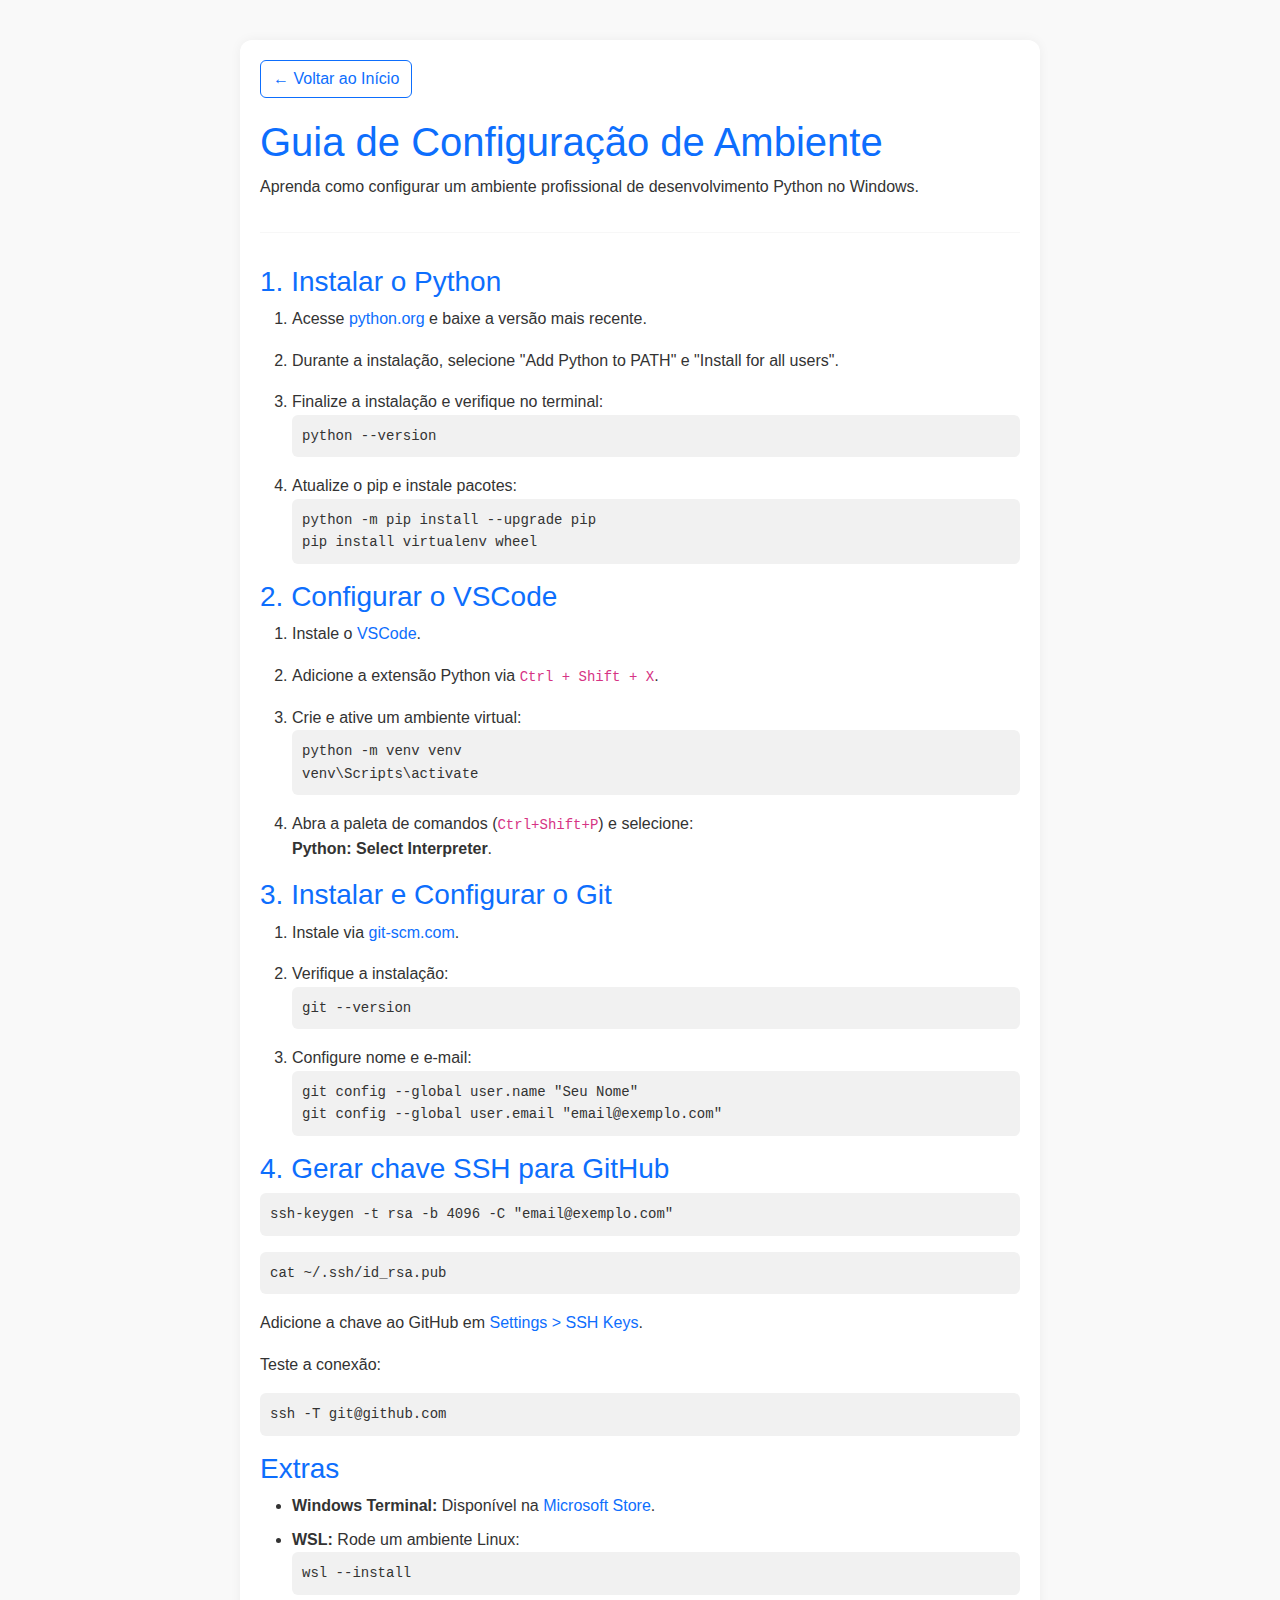
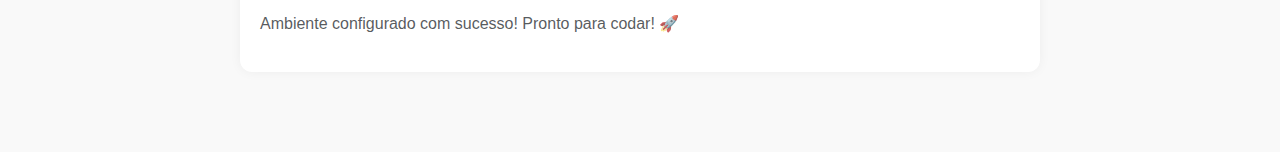
<file: projetos/configuracoes/config_local.html>
<!DOCTYPE html>
<html lang="pt-br">
<head>
  <meta charset="utf-8" />
  <meta name="viewport" content="width=device-width, initial-scale=1.0">
  <title>Configuração de Ambiente</title>
  <link rel="icon" href="../../favicon/configurações.png">
  <link rel="stylesheet" href="https://cdn.jsdelivr.net/npm/bootstrap@5.3.3/dist/css/bootstrap.min.css">
  <style>
    body {
      font-family: "Segoe UI", Roboto, sans-serif;
      background-color: #f9f9f9;
      color: #333;
      padding-top: 40px;
      padding-bottom: 80px;
      line-height: 1.6;
    }
    .container {
      max-width: 800px;
      margin: auto;
      padding: 20px;
      background: #ffffff;
      border-radius: 12px;
      box-shadow: 0 0 12px rgba(0,0,0,0.05);
    }
    h1, h2, h3 {
      color: #0d6efd;
    }
    pre code {
      background-color: #f1f1f1;
      display: block;
      padding: 10px;
      border-radius: 6px;
      overflow-x: auto;
    }
    .btn-back {
      margin-bottom: 20px;
    }
    hr {
      margin-top: 2rem;
      margin-bottom: 2rem;
      border-color: #e0e0e0;
    }
    ul li {
      margin-bottom: 0.5rem;
    }
    ol li {
      margin-bottom: 1rem;
    }
    a {
      color: #0d6efd;
      text-decoration: none;
    }
    a:hover {
      text-decoration: underline;
    }
  </style>
</head>
<body>
  <div class="container">
    <a class="btn btn-outline-primary btn-back" href="../../index.html#projetos">&larr; Voltar ao Início</a>
    <h1>Guia de Configuração de Ambiente</h1>
    <p>Aprenda como configurar um ambiente profissional de desenvolvimento Python no Windows.</p>
    <hr />

    <h3>1. Instalar o Python</h3>
    <ol>
      <li>Acesse <a href="https://www.python.org/downloads/windows/" target="_blank">python.org</a> e baixe a versão mais recente.</li>
      <li>Durante a instalação, selecione "Add Python to PATH" e "Install for all users".</li>
      <li>Finalize a instalação e verifique no terminal:
        <pre><code>python --version</code></pre>
      </li>
      <li>Atualize o pip e instale pacotes:
        <pre><code>python -m pip install --upgrade pip
pip install virtualenv wheel</code></pre>
      </li>
    </ol>

    <h3>2. Configurar o VSCode</h3>
    <ol>
      <li>Instale o <a href="https://code.visualstudio.com/">VSCode</a>.</li>
      <li>Adicione a extensão Python via <code>Ctrl + Shift + X</code>.</li>
      <li>Crie e ative um ambiente virtual:
        <pre><code>python -m venv venv
venv\Scripts\activate</code></pre>
      </li>
      <li>Abra a paleta de comandos (<code>Ctrl+Shift+P</code>) e selecione: <br><strong>Python: Select Interpreter</strong>.</li>
    </ol>

    <h3>3. Instalar e Configurar o Git</h3>
    <ol>
      <li>Instale via <a href="https://git-scm.com/downloads">git-scm.com</a>.</li>
      <li>Verifique a instalação:
        <pre><code>git --version</code></pre>
      </li>
      <li>Configure nome e e-mail:
        <pre><code>git config --global user.name "Seu Nome"
git config --global user.email "email@exemplo.com"</code></pre>
      </li>
    </ol>

    <h3>4. Gerar chave SSH para GitHub</h3>
    <pre><code>ssh-keygen -t rsa -b 4096 -C "email@exemplo.com"</code></pre>
    <pre><code>cat ~/.ssh/id_rsa.pub</code></pre>
    <p>Adicione a chave ao GitHub em <a href="https://github.com/settings/keys">Settings &gt; SSH Keys</a>.</p>
    <p>Teste a conexão:</p>
    <pre><code>ssh -T git@github.com</code></pre>

    <h3>Extras</h3>
    <ul>
      <li><strong>Windows Terminal:</strong> Disponível na <a href="https://apps.microsoft.com/store/detail/windows-terminal">Microsoft Store</a>.</li>
      <li><strong>WSL:</strong> Rode um ambiente Linux:
        <pre><code>wsl --install</code></pre>
      </li>
    </ul>
    <p class="text-muted">Ambiente configurado com sucesso! Pronto para codar! 🚀</p>
  </div>
</body>
</html>
</file>
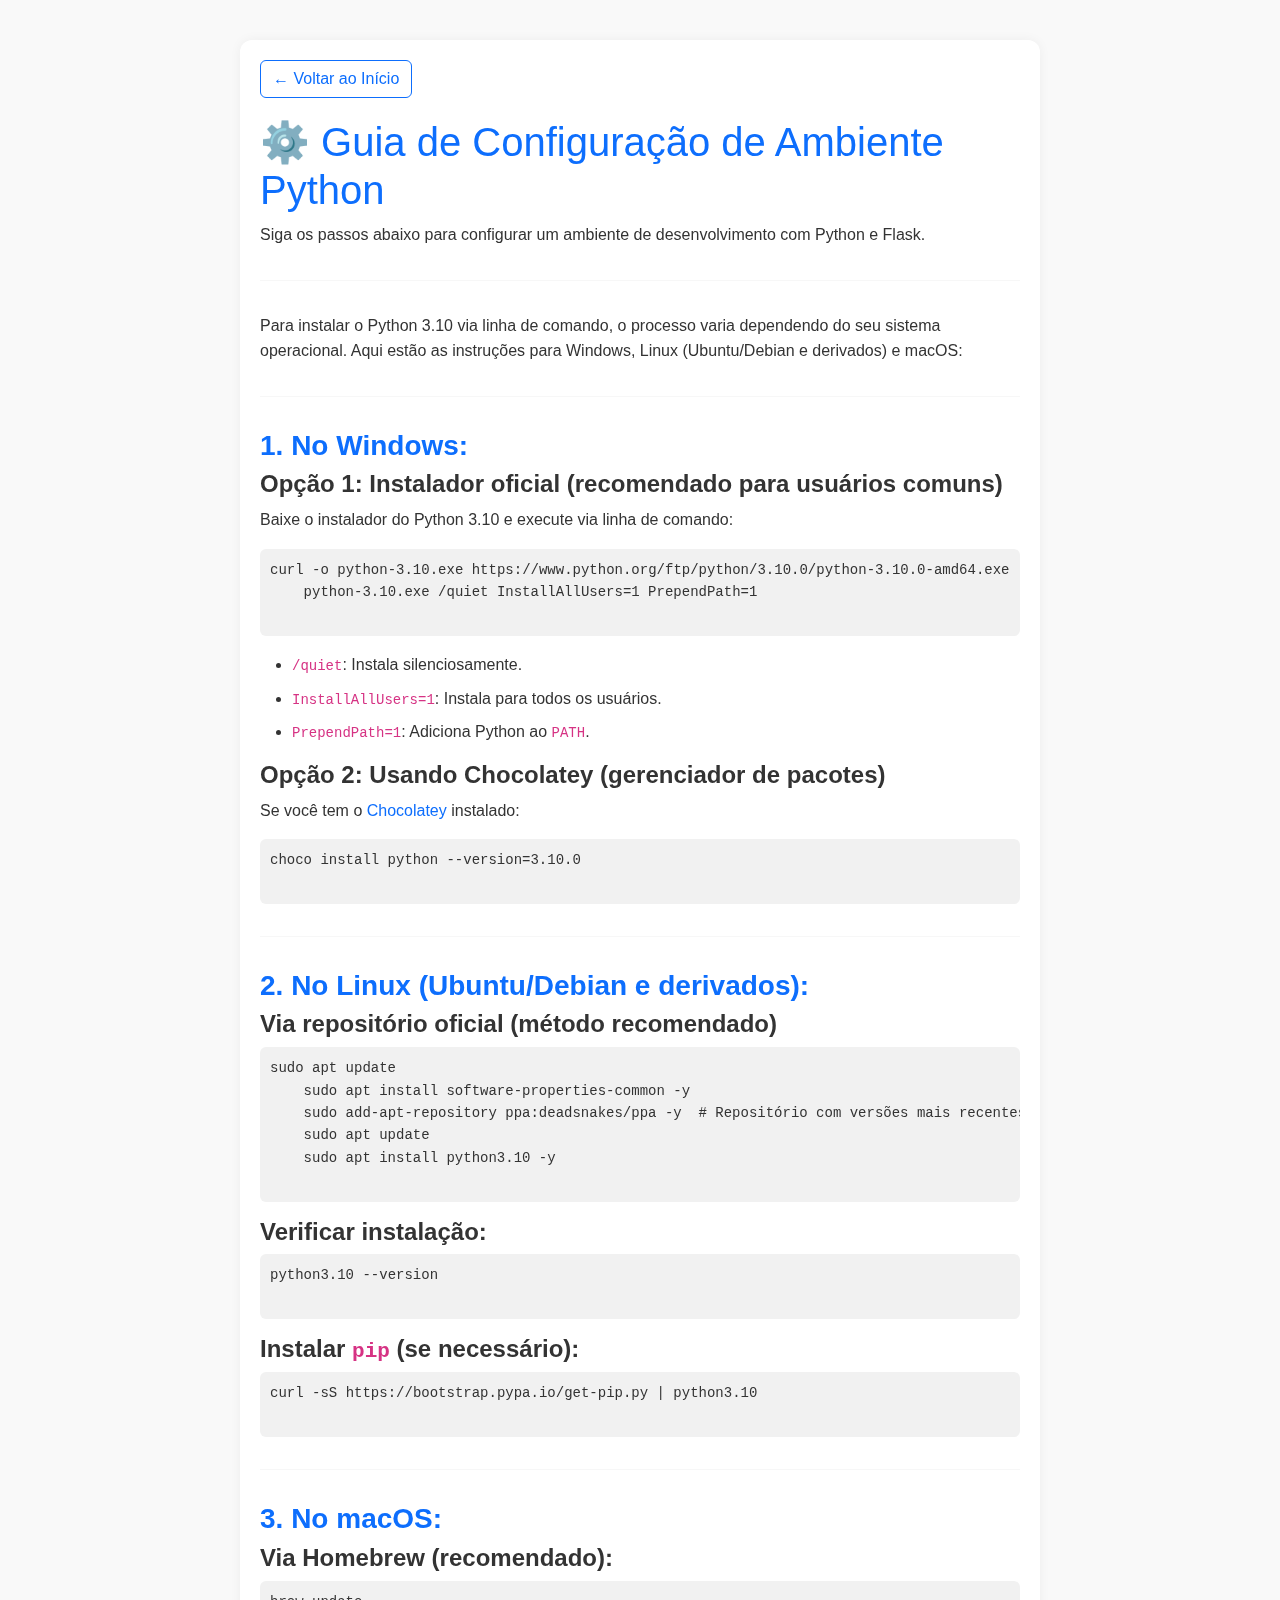
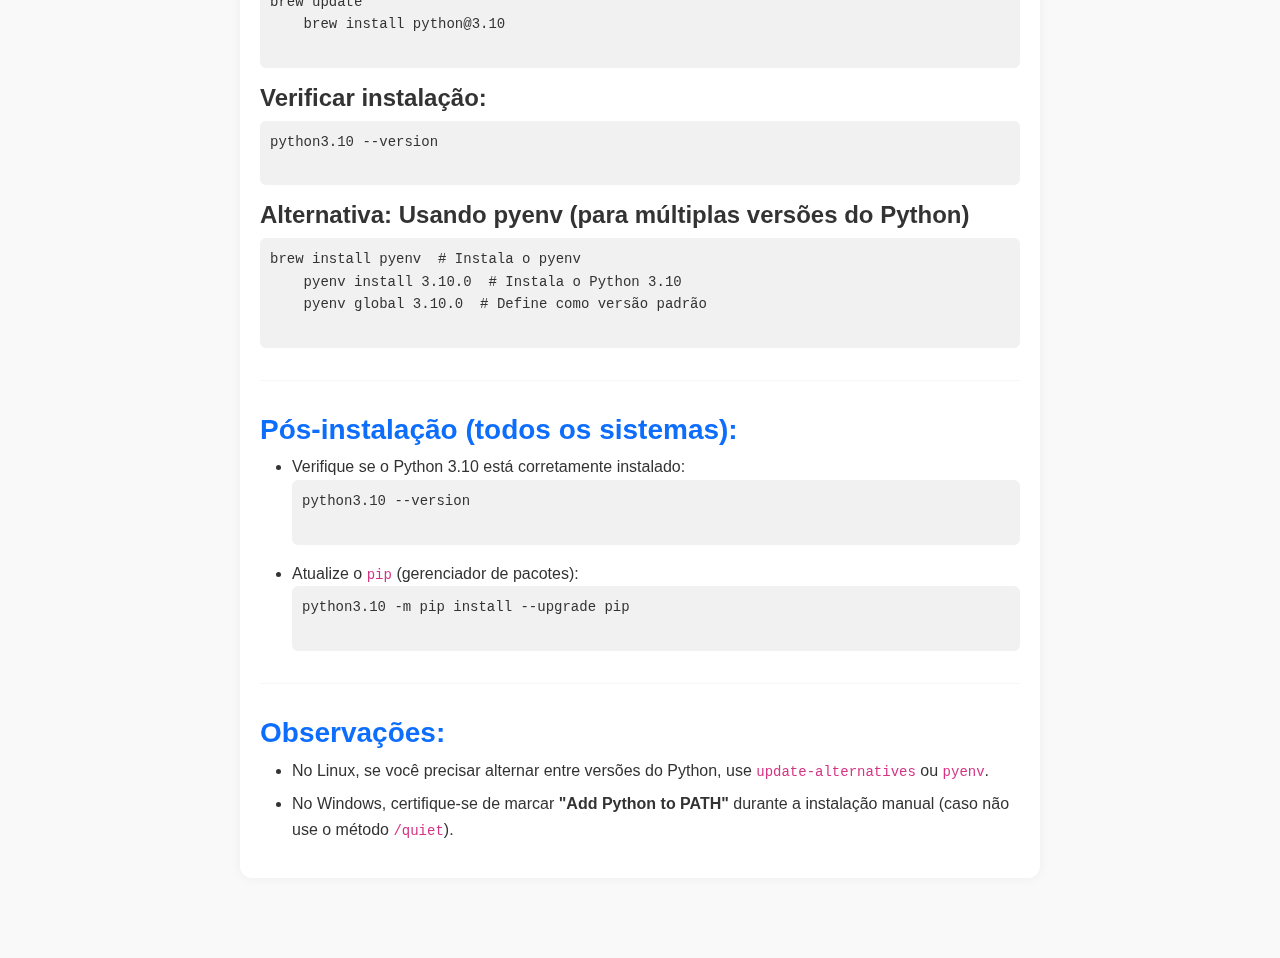
<file: projetos/configuracoes/config_python.html>
<!DOCTYPE html>
<html lang="pt-br">
<head>
  <meta charset="utf-8" />
  <meta name="viewport" content="width=device-width, initial-scale=1.0">
  <title>Configuração de Ambiente</title>
  <link rel="icon" href="../../favicon/configurações.png">
  <link rel="stylesheet" href="https://cdn.jsdelivr.net/npm/bootstrap@5.3.3/dist/css/bootstrap.min.css">
  <style>
    body {
      font-family: "Segoe UI", Roboto, sans-serif;
      background-color: #f9f9f9;
      color: #333;
      padding-top: 40px;
      padding-bottom: 80px;
      line-height: 1.6;
    }
    .container {
      max-width: 800px;
      margin: auto;
      padding: 20px;
      background: #ffffff;
      border-radius: 12px;
      box-shadow: 0 0 12px rgba(0,0,0,0.05);
    }
    h1, h2, h3 {
      color: #0d6efd;
    }
    pre code {
      background-color: #f1f1f1;
      display: block;
      padding: 10px;
      border-radius: 6px;
      overflow-x: auto;
    }
    .btn-back {
      margin-bottom: 20px;
    }
    hr {
      margin-top: 2rem;
      margin-bottom: 2rem;
      border-color: #e0e0e0;
    }
    ul li {
      margin-bottom: 0.5rem;
    }
    ol li {
      margin-bottom: 1rem;
    }
    a {
      color: #0d6efd;
      text-decoration: none;
    }
    a:hover {
      text-decoration: underline;
    }
  </style>
</head>
<body>
  <div class="container">
    <a class="btn btn-outline-primary btn-back" href="../../index.html#projetos">&larr; Voltar ao Início</a>
    <h1>⚙️ Guia de Configuração de Ambiente Python</h1>
    <p>Siga os passos abaixo para configurar um ambiente de desenvolvimento com Python e Flask.</p>
    <hr />

    <p>Para instalar o Python 3.10 via linha de comando, o processo varia dependendo do seu sistema operacional. Aqui estão as instruções para Windows, Linux (Ubuntu/Debian e derivados) e macOS:</p>
    <hr>
    <h3 id="-1-no-windows-"><strong>1. No Windows:</strong></h3>
    <h4 id="-op-o-1-instalador-oficial-recomendado-para-usu-rios-comuns-"><strong>Opção 1: Instalador oficial (recomendado para usuários comuns)</strong></h4>
    <p>Baixe o instalador do Python 3.10 e execute via linha de comando:</p>
    <pre><code class="lang-cmd">curl -<span class="hljs-keyword">o</span> <span class="hljs-keyword">python</span>-<span class="hljs-number">3.10</span>.<span class="hljs-keyword">exe</span> http<span class="hljs-variable">s:</span>//www.<span class="hljs-keyword">python</span>.org/ftp/<span class="hljs-keyword">python</span>/<span class="hljs-number">3.10</span>.<span class="hljs-number">0</span>/<span class="hljs-keyword">python</span>-<span class="hljs-number">3.10</span>.<span class="hljs-number">0</span>-amd64.<span class="hljs-keyword">exe</span>
    <span class="hljs-keyword">python</span>-<span class="hljs-number">3.10</span>.<span class="hljs-keyword">exe</span> /quiet InstallAllUsers=<span class="hljs-number">1</span> PrependPath=<span class="hljs-number">1</span>
    </code></pre>
    <ul>
    <li><code>/quiet</code>: Instala silenciosamente.</li>
    <li><code>InstallAllUsers=1</code>: Instala para todos os usuários.</li>
    <li><code>PrependPath=1</code>: Adiciona Python ao <code>PATH</code>.</li>
    </ul>
    <h4 id="-op-o-2-usando-chocolatey-gerenciador-de-pacotes-"><strong>Opção 2: Usando Chocolatey (gerenciador de pacotes)</strong></h4>
    <p>Se você tem o <a href="https://chocolatey.org/">Chocolatey</a> instalado:</p>
    <pre><code class="lang-cmd">choco install python --version=<span class="hljs-number">3.10</span><span class="hljs-number">.0</span>
    </code></pre>
    <hr>
    <h3 id="-2-no-linux-ubuntu-debian-e-derivados-"><strong>2. No Linux (Ubuntu/Debian e derivados):</strong></h3>
    <h4 id="-via-reposit-rio-oficial-m-todo-recomendado-"><strong>Via repositório oficial (método recomendado)</strong></h4>
    <pre><code class="lang-bash">sudo apt update
    sudo apt install software-properties-common -y
    sudo<span class="hljs-built_in"> add-apt-repository </span>ppa:deadsnakes/ppa -y  <span class="hljs-comment"># Repositório com versões mais recentes</span>
    sudo apt update
    sudo apt install python3.10 -y
    </code></pre>
    <h4 id="-verificar-instala-o-"><strong>Verificar instalação:</strong></h4>
    <pre><code class="lang-bash"><span class="hljs-keyword">python3</span>.<span class="hljs-number">10</span> --<span class="hljs-keyword">version</span>
    </code></pre>
    <h4 id="-instalar-pip-se-necess-rio-"><strong>Instalar <code>pip</code> (se necessário):</strong></h4>
    <pre><code class="lang-bash"><span class="hljs-string">curl </span>-<span class="hljs-string">sS </span><span class="hljs-string">https:</span>//<span class="hljs-string">bootstrap.</span><span class="hljs-string">pypa.</span><span class="hljs-string">io/</span><span class="hljs-built_in">get-pip.py</span> | <span class="hljs-string">python3.</span><span class="hljs-string">10</span>
    </code></pre>
    <hr>
    <h3 id="-3-no-macos-"><strong>3. No macOS:</strong></h3>
    <h4 id="-via-homebrew-recomendado-"><strong>Via Homebrew (recomendado):</strong></h4>
    <pre><code class="lang-bash"><span class="hljs-keyword">brew </span>update
    <span class="hljs-keyword">brew </span><span class="hljs-keyword">install </span>python@<span class="hljs-number">3</span>.<span class="hljs-number">10</span>
    </code></pre>
    <h4 id="-verificar-instala-o-"><strong>Verificar instalação:</strong></h4>
    <pre><code class="lang-bash"><span class="hljs-keyword">python3</span>.<span class="hljs-number">10</span> --<span class="hljs-keyword">version</span>
    </code></pre>
    <h4 id="-alternativa-usando-pyenv-para-m-ltiplas-vers-es-do-python-"><strong>Alternativa: Usando pyenv (para múltiplas versões do Python)</strong></h4>
    <pre><code class="lang-bash"><span class="hljs-keyword">brew </span><span class="hljs-keyword">install </span>pyenv  <span class="hljs-comment"># Instala o pyenv</span>
    pyenv <span class="hljs-keyword">install </span><span class="hljs-number">3</span>.<span class="hljs-number">10</span>.<span class="hljs-number">0</span>  <span class="hljs-comment"># Instala o Python 3.10</span>
    pyenv global <span class="hljs-number">3</span>.<span class="hljs-number">10</span>.<span class="hljs-number">0</span>  <span class="hljs-comment"># Define como versão padrão</span>
    </code></pre>
    <hr>
    <h3 id="-p-s-instala-o-todos-os-sistemas-"><strong>Pós-instalação (todos os sistemas):</strong></h3>
    <ul>
    <li>Verifique se o Python 3.10 está corretamente instalado:<pre><code class="lang-bash"><span class="hljs-keyword">python3</span>.<span class="hljs-number">10</span> --<span class="hljs-keyword">version</span>
    </code></pre>
    </li>
    <li>Atualize o <code>pip</code> (gerenciador de pacotes):<pre><code class="lang-bash">python3.10 -m pip <span class="hljs-keyword">install</span> <span class="hljs-comment">--upgrade pip</span>
    </code></pre>
    </li>
    </ul>
    <hr>
    <h3 id="-observa-es-"><strong>Observações:</strong></h3>
    <ul>
    <li>No Linux, se você precisar alternar entre versões do Python, use <code>update-alternatives</code> ou <code>pyenv</code>.</li>
    <li>No Windows, certifique-se de marcar <strong>&quot;Add Python to PATH&quot;</strong> durante a instalação manual (caso não use o método <code>/quiet</code>).</li>
    </ul>

  </div>
</body>
</html>
</file>
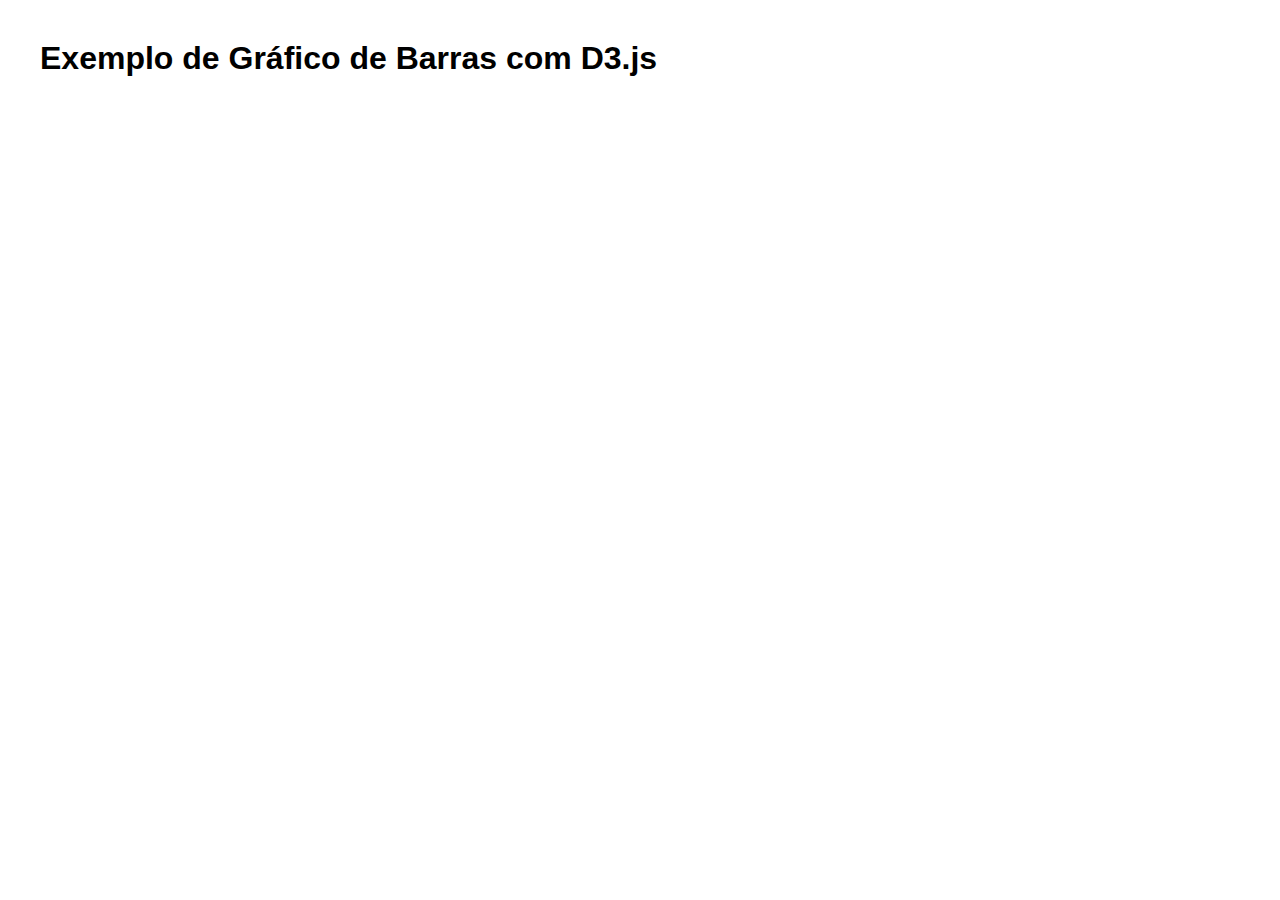
<file: projetos/dataviz/d3.html>
<!DOCTYPE html>
<html lang="pt-br">
<head>
  <meta charset="UTF-8" />
  <meta name="viewport" content="width=device-width, initial-scale=1.0"/>
  <title>Gráfico com D3.js</title>
  <link rel="stylesheet" href="/css/viz.css" />
  <link rel="icon" href="../favicon/usuário.png" />
</head>
<body>
  <h1>Exemplo de Gráfico de Barras com D3.js</h1>
  <svg width="600" height="400"></svg>

  <!-- D3.js via CDN -->
  <script src="https://d3js.org/d3.v7.min.js"></script>
  <!-- Nosso script separado -->
  <script src="/js/viz.js"></script>
</body>
</html>
</file>
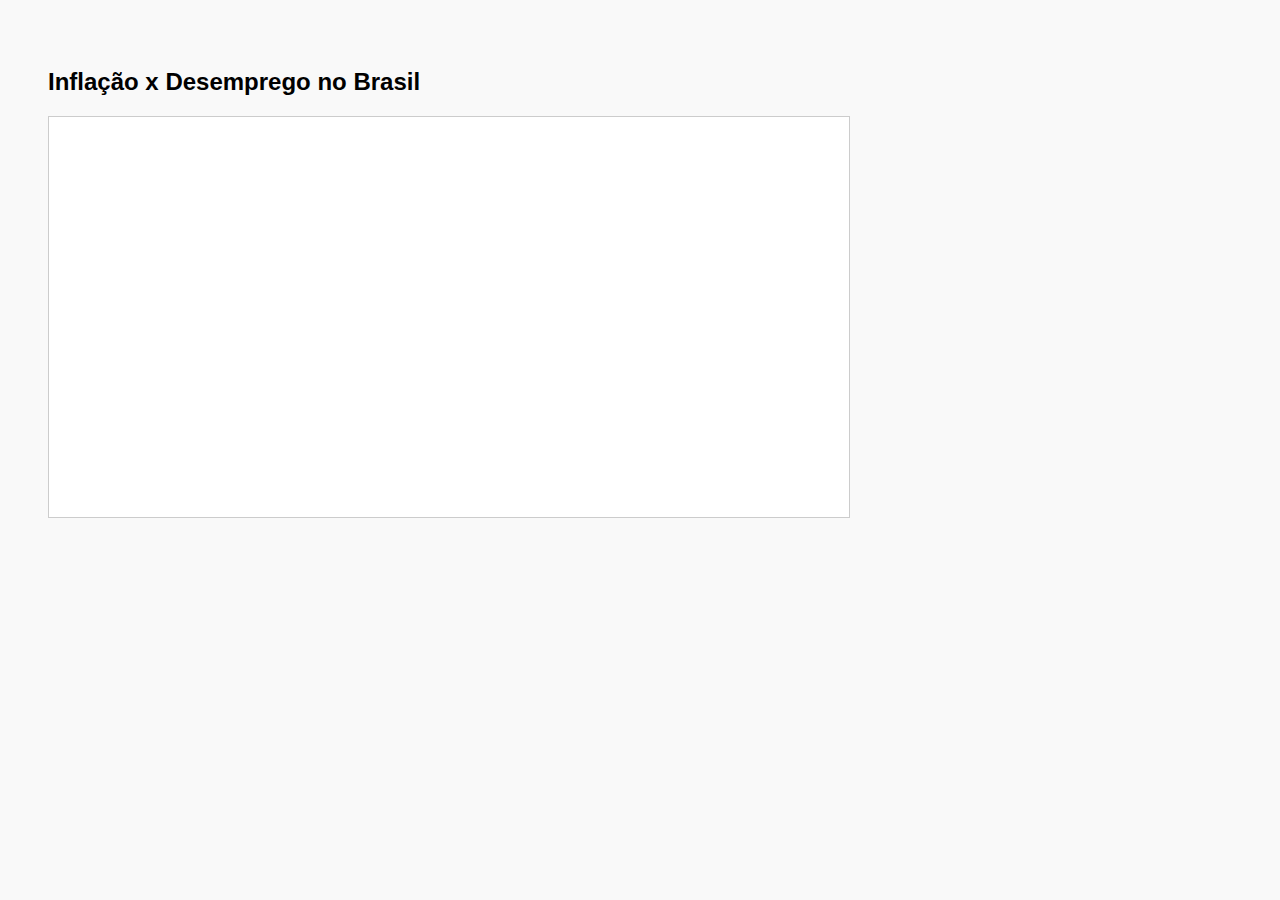
<file: projetos/dataviz/dinamic_vews.html>
<!DOCTYPE html>
<html lang="pt-BR">
<head>
  <meta charset="UTF-8">
  <title>Gráfico D3.js - Inflação x Desemprego</title>
  <script src="https://d3js.org/d3.v7.min.js"></script>
  <link rel="stylesheet" href="../../css/styles.css">
</head>
<body>

  <h2>Inflação x Desemprego no Brasil</h2>
  <svg id="grafico" width="800" height="400"></svg>

   <script src="../../js/setdata.js"></script>
</body>
</html>
</file>
<file: css/index.css>
.degrade {
    height: 45px;
    background: rgb(131,29,28);
    background: linear-gradient(90deg, rgba(131,29,28,1) 2%, rgba(0,97,60,1) 96%);
    color: #ffffff;
    padding: 1px;
    margin: 0px;
    font-family: 'Source Sans Pro', sans-serif;
    font-size: 8px;
    font-style: normal;
    text-align: center;
}
.dropdown {
    position: relative;
}
  
.dropdown-toggle {
    cursor: pointer;
    background-color: #000;
    color: #fff;
    padding: 6px 12px;
    font-size: 16px;
}
    
.dropdown-toggle:hover {
    background-color: #333;
}
  
.dropdown-menu {
    position: absolute;
    display: none;
    background-color: #fff;
    min-width: 160px;
    box-shadow: 0px 8px 16px 0px rgba(0,0,0,0.2);
    padding: 12px 16px;
    z-index: 1;
}
  
.dropdown-menu a {
    color: #000;
    padding: 6px 12px;
    text-decoration: none;
}
  
.dropdown-menu a:hover {
    background-color: #eee;
}
</file>
<file: css/card.css>
.card {
    position: relative;
    display: flex;
    align-items: center;
    justify-content: center;
    width: 320px;
    border-radius: 24px;
    line-height: 1.6;
    transition: all 0.48s cubic-bezier(0.23, 1, 0.32, 1);
  }
  
  .content {
    display: flex;
    flex-direction: column;
    align-items: flex-start;
    gap: 24px;
    padding: 36px;
    border-radius: 22px;
    color: #ffffff;
    overflow: hidden;
    background: #0a3cff;
    transition: all 0.48s cubic-bezier(0.23, 1, 0.32, 1);
  }
  
  .content::before {
    position: absolute;
    content: "";
    top: -4%;
    left: 50%;
    width: 90%;
    height: 90%;
    transform: translate(-50%);
    background: #ced8ff;
    z-index: -1;
    transform-origin: bottom;
  
    border-radius: inherit;
    transition: all 0.48s cubic-bezier(0.23, 1, 0.32, 1);
  }
  
  .content::after {
    position: absolute;
    content: "";
    top: -8%;
    left: 50%;
    width: 80%;
    height: 80%;
    transform: translate(-50%);
    background: #e7ecff;
    z-index: -2;
    transform-origin: bottom;
    border-radius: inherit;
    transition: all 0.48s cubic-bezier(0.23, 1, 0.32, 1);
  }
  
  .content svg {
    width: 48px;
    height: 48px;
  }
  
  .content .para {
    z-index: 1;
    opacity: 1;
    font-size: 18px;
    transition: all 0.48s cubic-bezier(0.23, 1, 0.32, 1);
  }
  
  .content .link {
    z-index: 1;
    color: #fea000;
    text-decoration: none;
    font-family: inherit;
    font-size: 16px;
    transition: all 0.48s cubic-bezier(0.23, 1, 0.32, 1);
  }
  
  .content .link:hover {
    text-decoration: underline;
  }
  
  .card:hover {
    transform: translate(0px, -16px);
  }
  
  .card:hover .content::before {
    rotate: -8deg;
    top: 0;
    width: 100%;
    height: 100%;
  }
  
  .card:hover .content::after {
    rotate: 8deg;
    top: 0;
    width: 100%;
    height: 100%;
  }
</file>
<file: css/viz.css>
body {
    font-family: sans-serif;
    margin: 40px;
  }
  
  .bar {
    fill: steelblue;
  }
  
  .bar:hover {
    fill: orange;
  }
  
  .axis-label {
    font-size: 12px;
  }
</file>
<file: css/styles.css>
body {
  font-family: Arial, sans-serif;
  padding: 40px;
  background-color: #f9f9f9;
}
svg {
  background-color: white;
  border: 1px solid #ccc;
}
</file>
